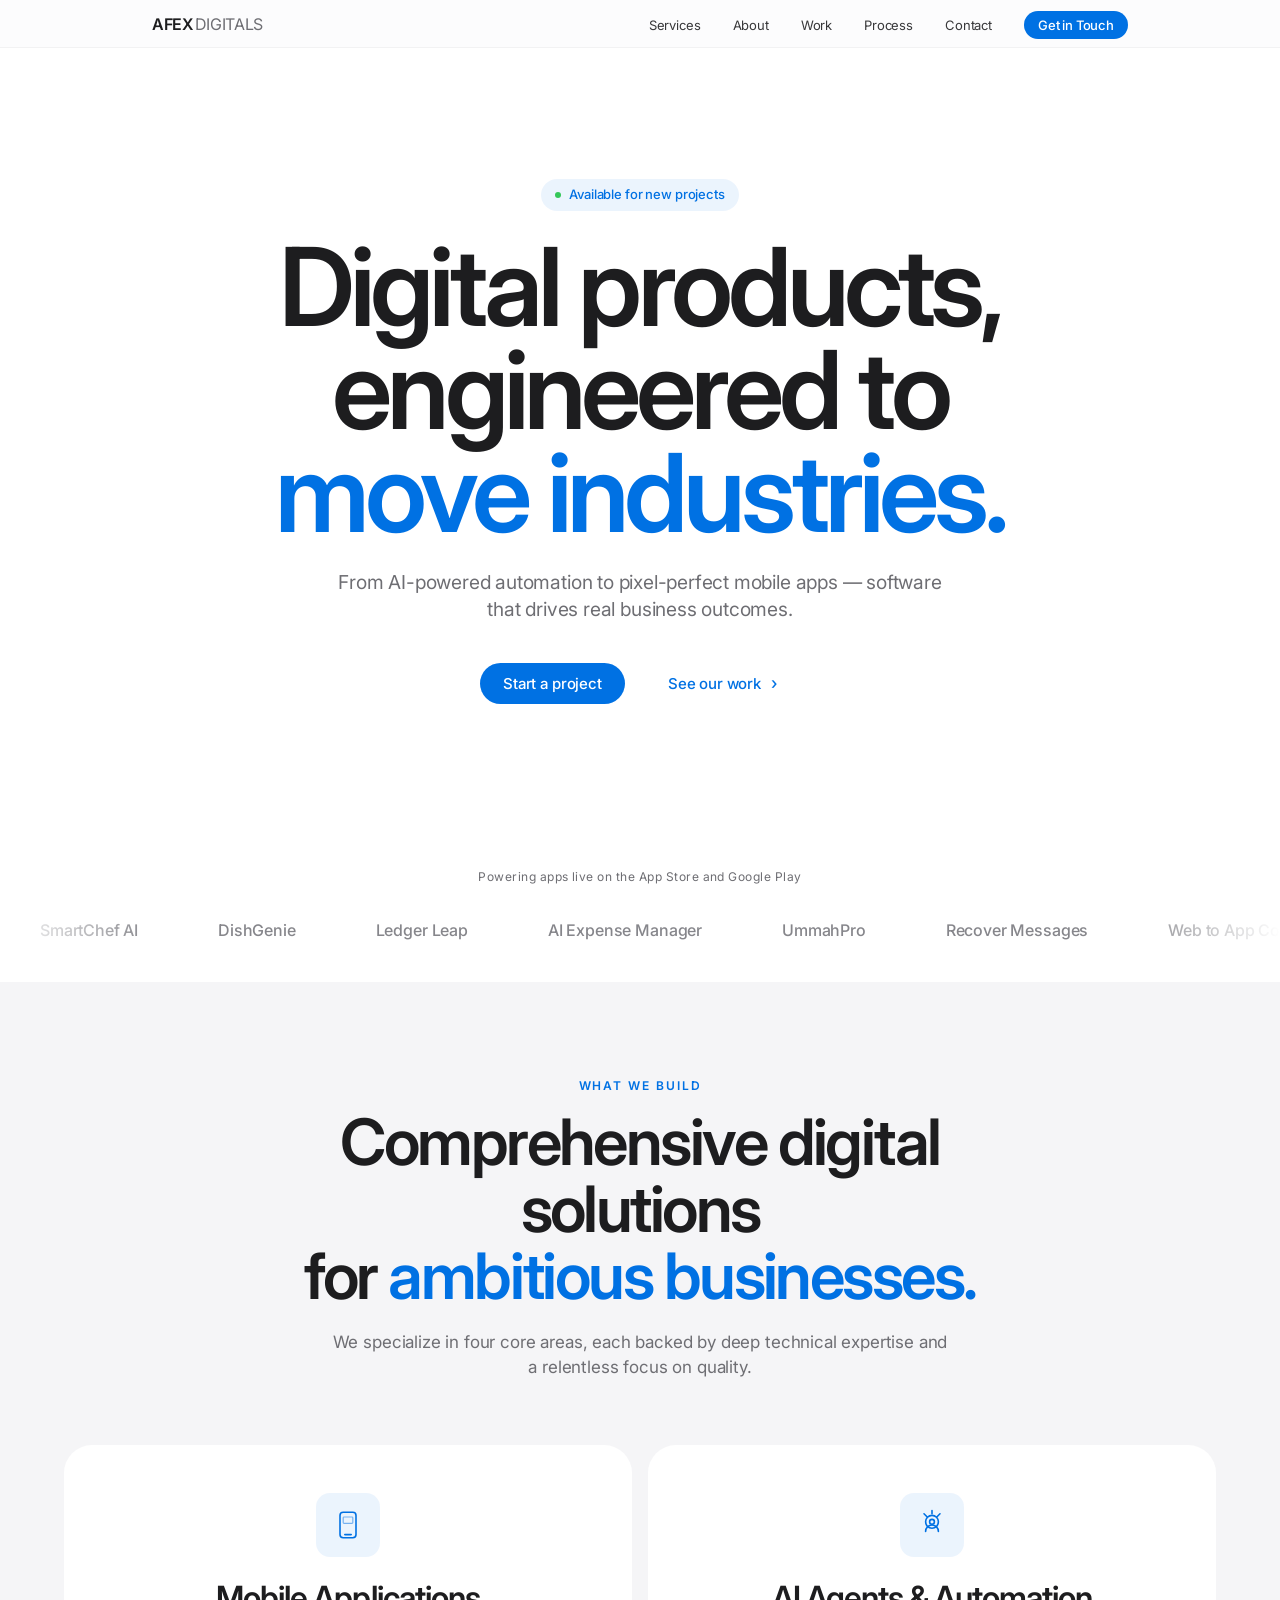
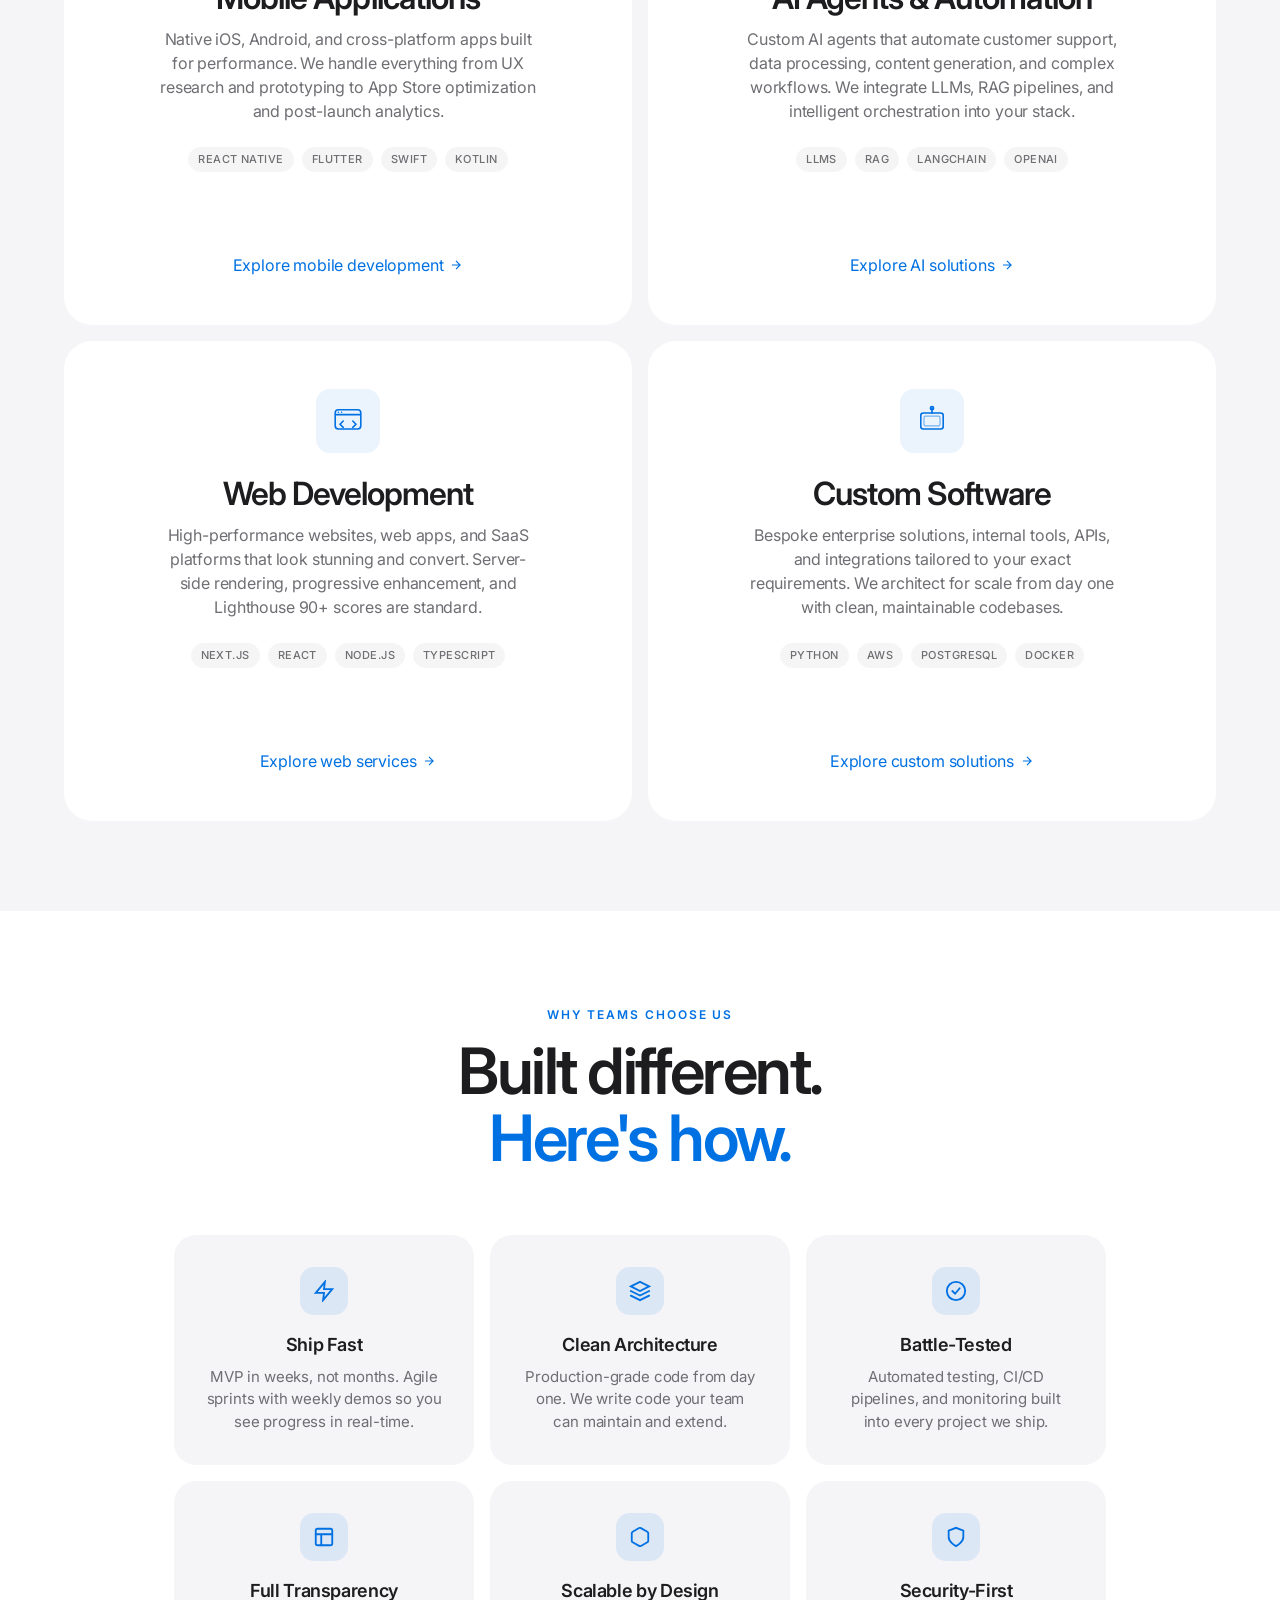
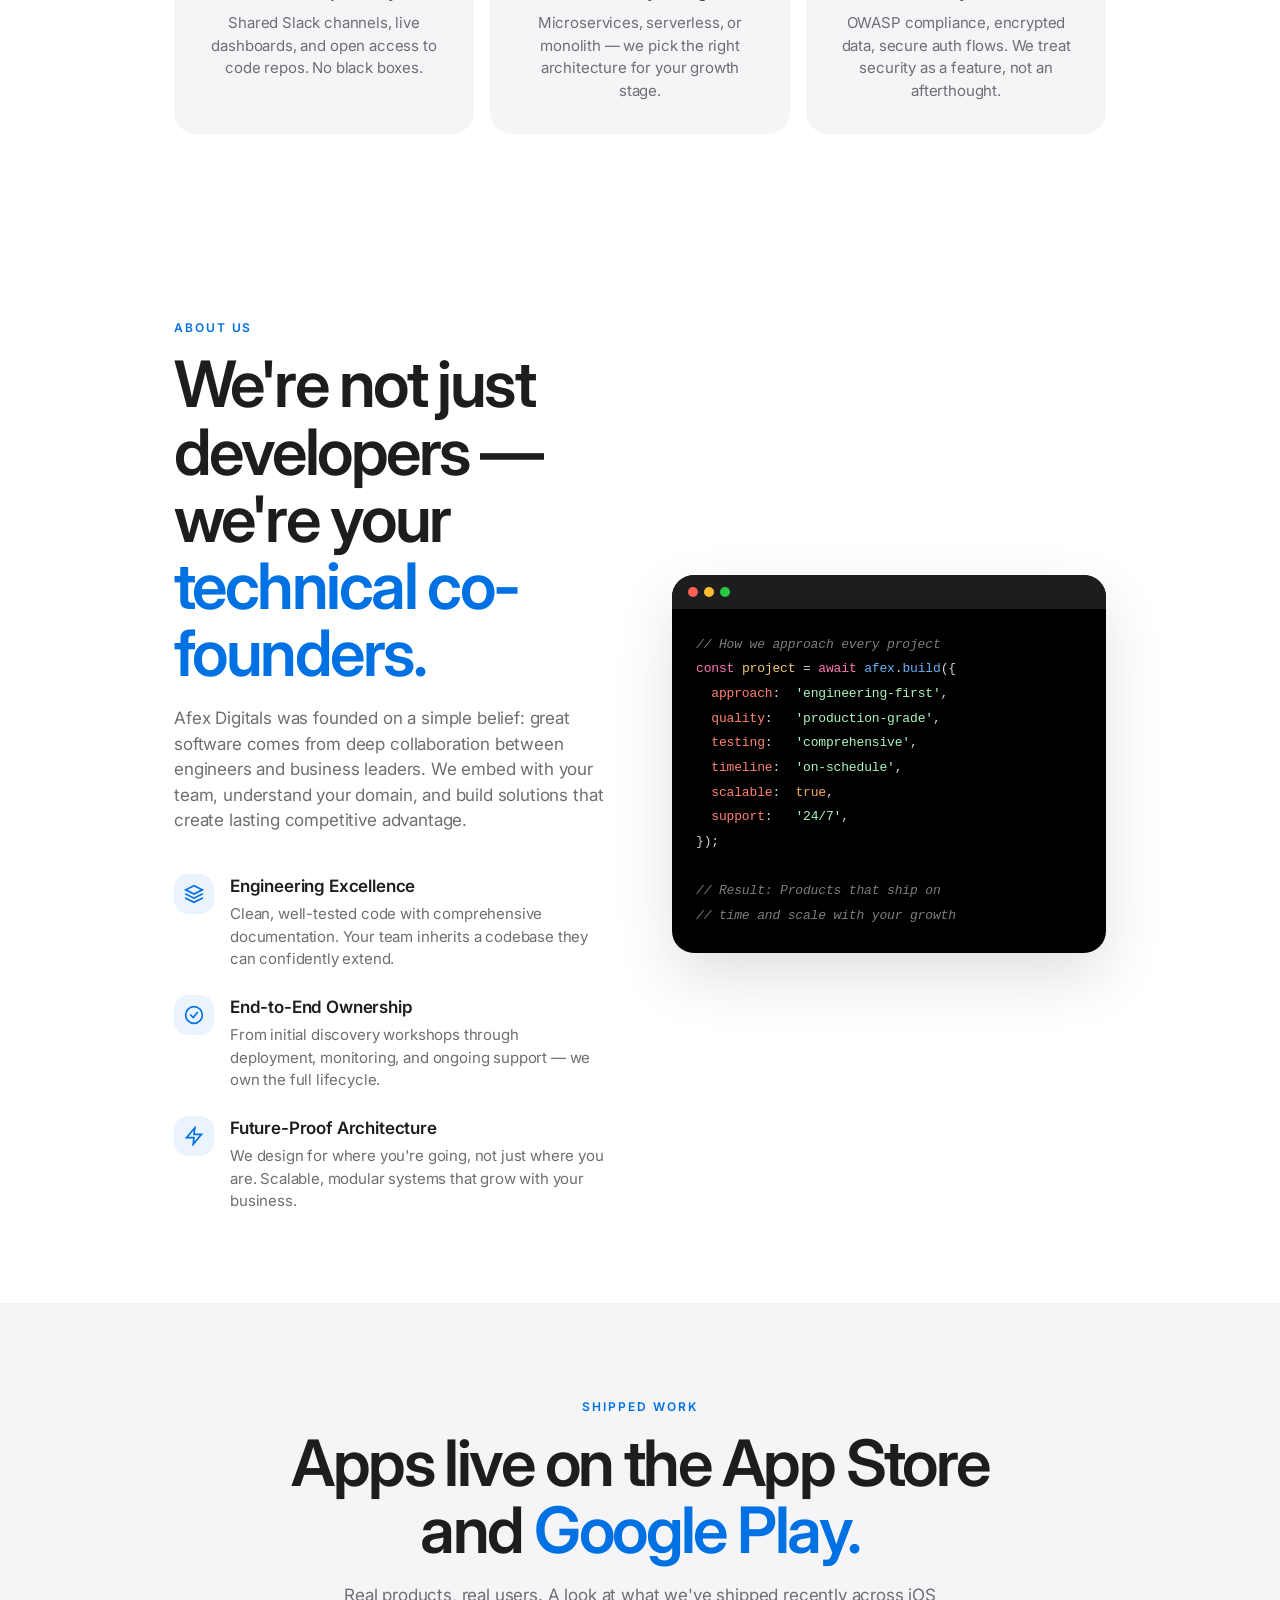
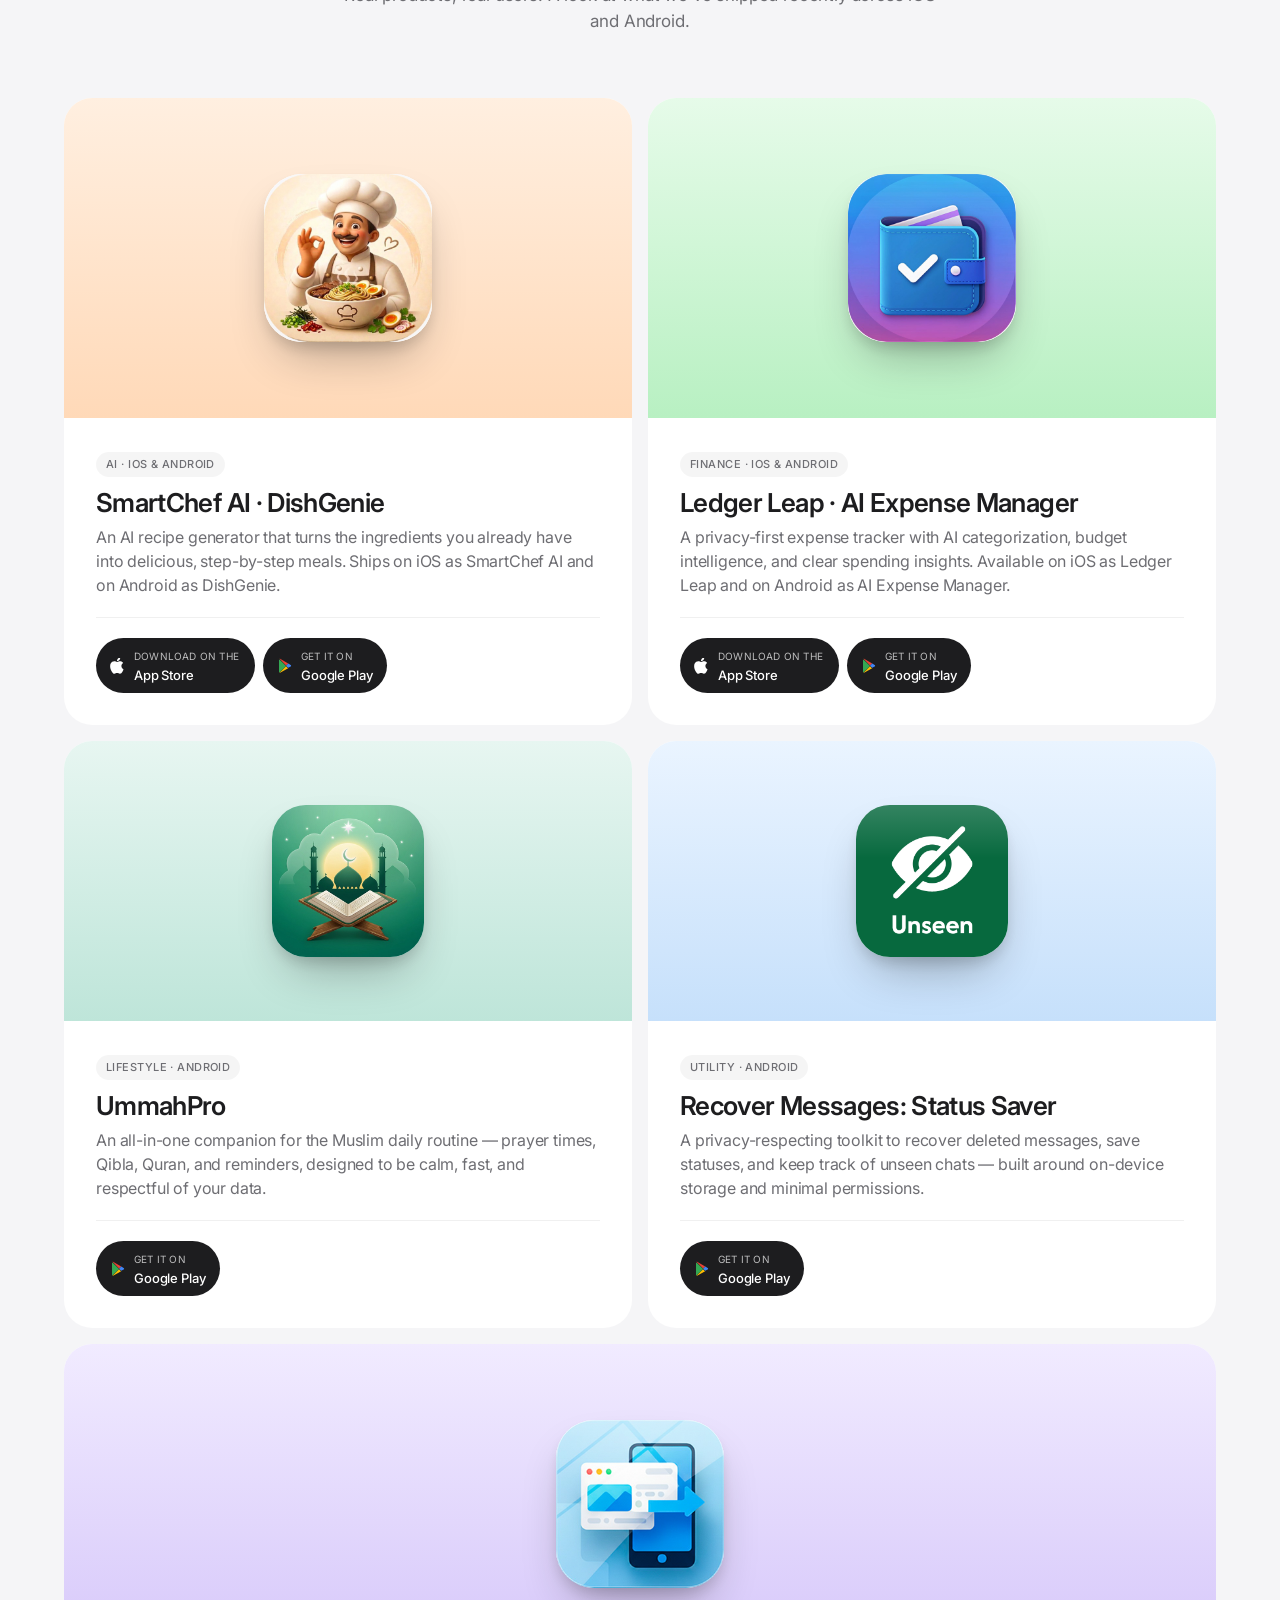
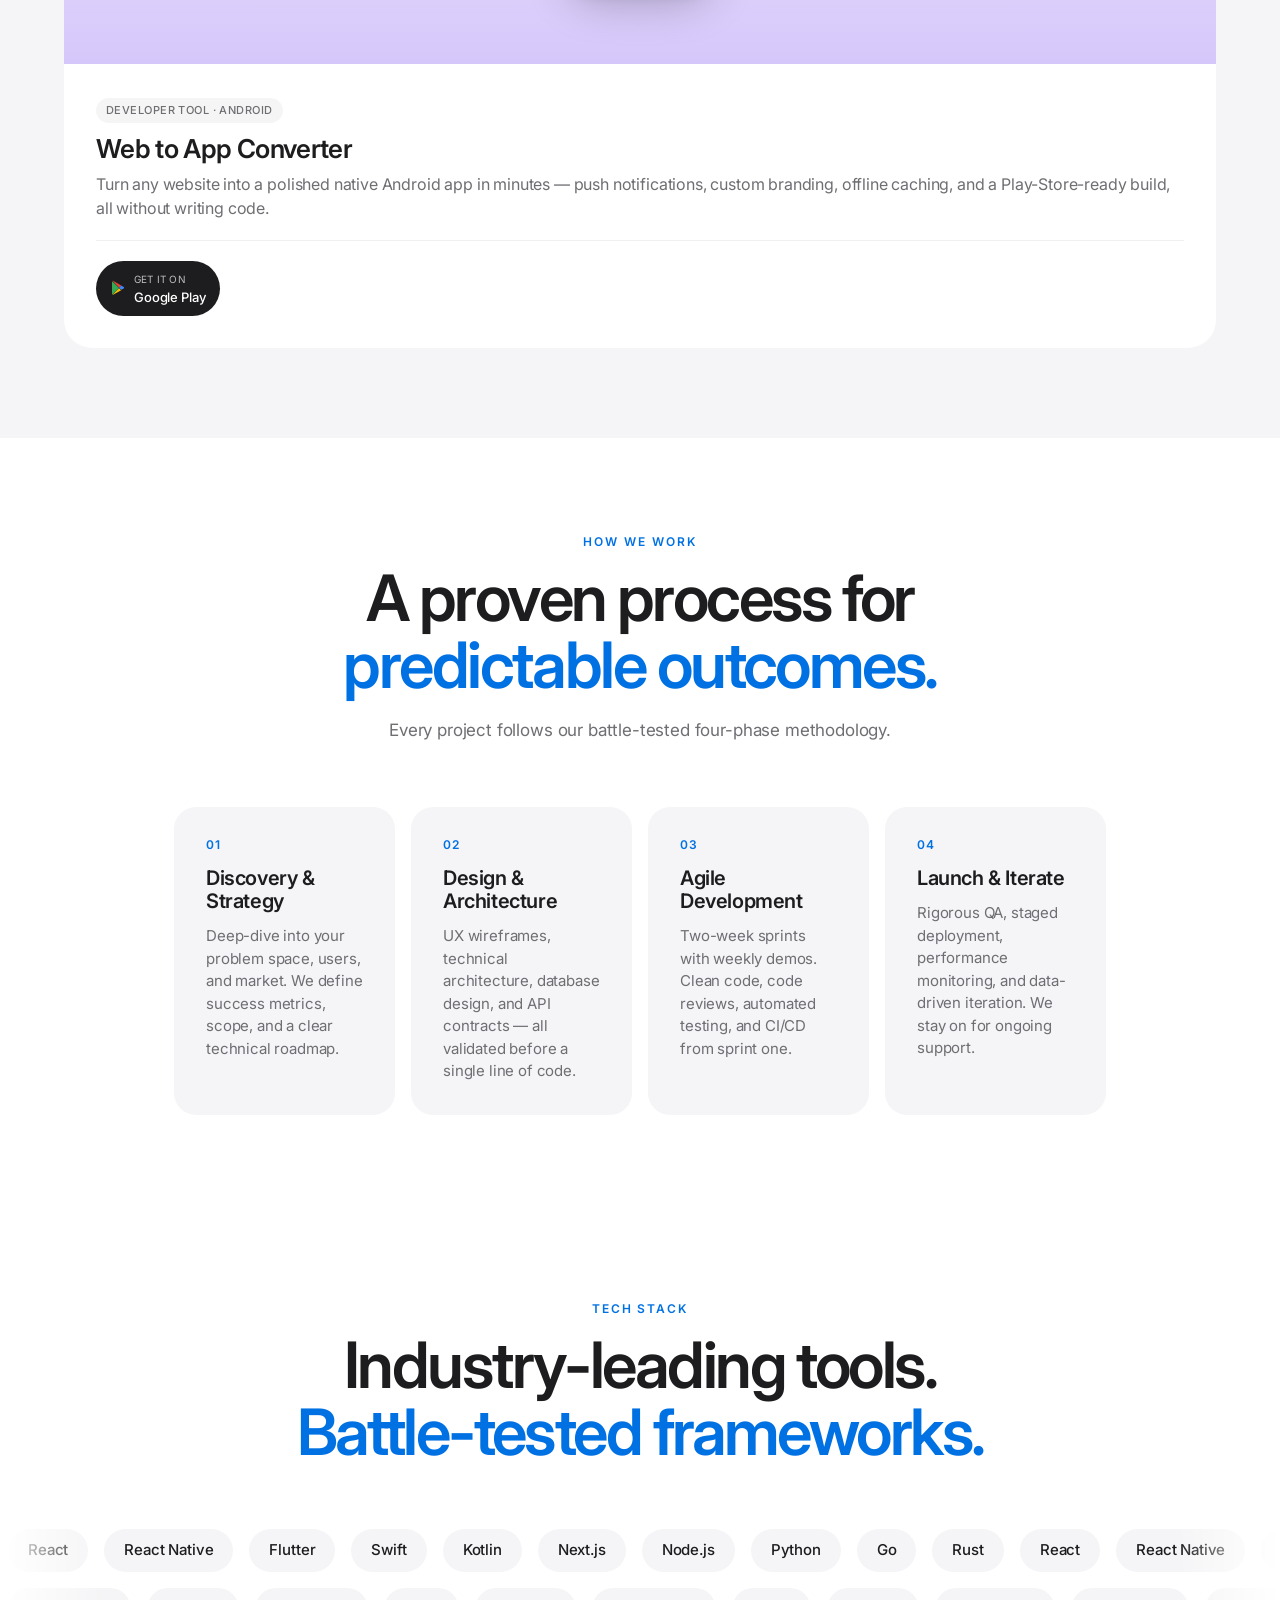
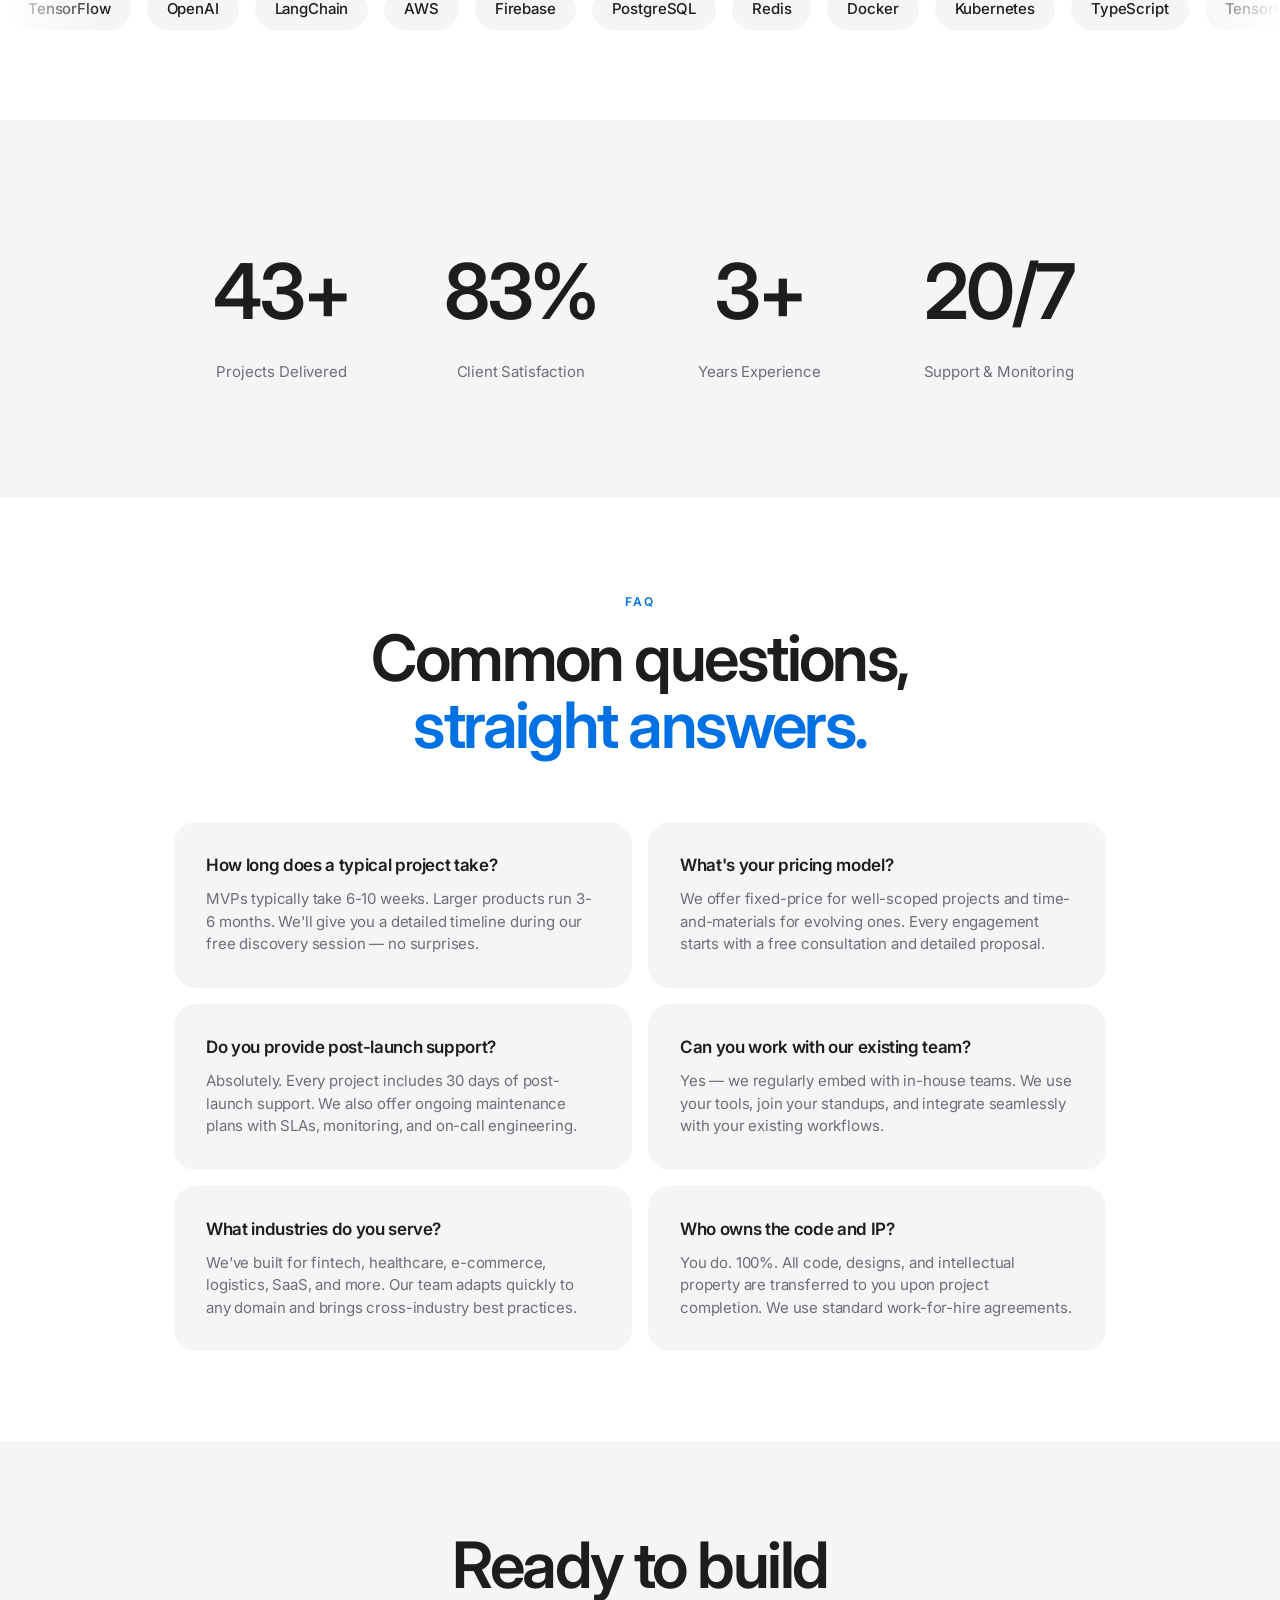
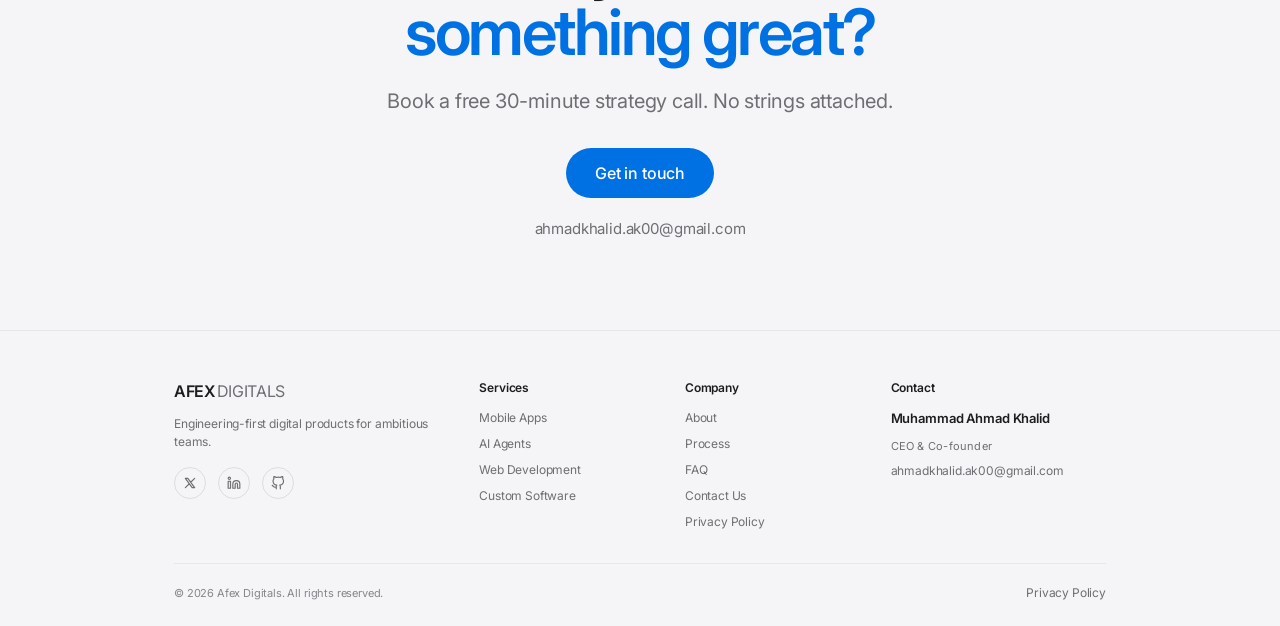
<file: index.html>
<!DOCTYPE html>
<html lang="en">
<head>
  <meta charset="UTF-8">
  <meta name="viewport" content="width=device-width, initial-scale=1.0">
  <title>Afex Digitals — Custom Software, Mobile Apps & AI Agents</title>
  <meta name="description" content="Afex Digitals builds custom mobile apps, AI agents for automation, websites, and software solutions. Engineering-first digital products for ambitious teams.">
  <meta property="og:type" content="website">
  <meta property="og:title" content="Afex Digitals — Custom Software & AI Solutions">
  <meta property="og:description" content="We build custom mobile apps, AI agents, websites, and software solutions engineered for impact.">
  <meta property="og:url" content="https://afexdigitals.com">
  <meta name="twitter:card" content="summary_large_image">
  <link rel="canonical" href="https://afexdigitals.com/">
  <link rel="preconnect" href="https://fonts.googleapis.com">
  <link rel="preconnect" href="https://fonts.gstatic.com" crossorigin>
  <link href="https://fonts.googleapis.com/css2?family=Inter:wght@400;500;600;700&display=swap" rel="stylesheet">
  <link rel="stylesheet" href="css/reset.css">
  <link rel="stylesheet" href="css/variables.css">
  <link rel="stylesheet" href="css/base.css">
  <link rel="stylesheet" href="css/components.css">
  <link rel="stylesheet" href="css/sections.css">
  <link rel="stylesheet" href="css/animations.css">
  <link rel="stylesheet" href="css/responsive.css">
  <script type="application/ld+json">
  {
    "@context": "https://schema.org",
    "@type": "Organization",
    "name": "Afex Digitals",
    "url": "https://afexdigitals.com",
    "description": "Custom software, mobile apps, AI agents and web development.",
    "founder": {
      "@type": "Person",
      "name": "Muhammad Ahmad Khalid",
      "jobTitle": "CEO & Co-founder",
      "email": "ahmadkhalid.ak00@gmail.com"
    },
    "contactPoint": { "@type": "ContactPoint", "email": "ahmadkhalid.ak00@gmail.com", "contactType": "sales" }
  }
  </script>
</head>
<body>
  <a href="#main-content" class="skip-link">Skip to main content</a>

  <!-- Nav -->
  <header class="nav" id="nav">
    <div class="nav__container container">
      <a href="#" class="nav__logo" aria-label="Afex Digitals Home">
        <span class="nav__logo-bold">AFEX</span><span class="nav__logo-light">DIGITALS</span>
      </a>
      <nav class="nav__menu" aria-label="Main navigation">
        <ul class="nav__list" id="nav-list">
          <li><a href="#services" class="nav__link">Services</a></li>
          <li><a href="#about" class="nav__link">About</a></li>
          <li><a href="#work" class="nav__link">Work</a></li>
          <li><a href="#process" class="nav__link">Process</a></li>
          <li><a href="contact.html" class="nav__link">Contact</a></li>
          <li><a href="mailto:ahmadkhalid.ak00@gmail.com" class="nav__link nav__link--cta">Get in Touch</a></li>
        </ul>
      </nav>
      <button class="nav__toggle" id="nav-toggle" aria-label="Toggle menu" aria-expanded="false" aria-controls="nav-list">
        <span class="nav__toggle-bar"></span>
        <span class="nav__toggle-bar"></span>
        <span class="nav__toggle-bar"></span>
      </button>
    </div>
  </header>

  <div class="mobile-menu" id="mobile-menu" aria-hidden="true">
    <nav class="mobile-menu__nav" aria-label="Mobile navigation">
      <ul class="mobile-menu__list">
        <li class="mobile-menu__item"><a href="#services" class="mobile-menu__link">Services</a></li>
        <li class="mobile-menu__item"><a href="#about" class="mobile-menu__link">About</a></li>
        <li class="mobile-menu__item"><a href="#work" class="mobile-menu__link">Work</a></li>
        <li class="mobile-menu__item"><a href="#process" class="mobile-menu__link">Process</a></li>
        <li class="mobile-menu__item"><a href="contact.html" class="mobile-menu__link">Contact</a></li>
        <li class="mobile-menu__item"><a href="mailto:ahmadkhalid.ak00@gmail.com" class="mobile-menu__link">Get in Touch</a></li>
      </ul>
    </nav>
  </div>

  <main id="main-content">
    <!-- Hero -->
    <section class="hero" id="hero">
      <div class="hero__content container">
        <div class="hero__badge"><span class="hero__badge-dot"></span> Available for new projects</div>
        <h1 class="hero__title">
          <span class="hero__title-line">Digital products,</span>
          <span class="hero__title-line">engineered to</span>
          <span class="hero__title-line text-gradient">move industries.</span>
        </h1>
        <p class="hero__subtitle">From AI-powered automation to pixel-perfect mobile apps — software that drives real business outcomes.</p>
        <div class="hero__actions">
          <a href="mailto:ahmadkhalid.ak00@gmail.com" class="btn btn-primary">Start a project</a>
          <a href="#work" class="btn btn-secondary">See our work</a>
        </div>
      </div>
    </section>

    <!-- Trust Bar -->
    <section class="trust" aria-label="Featured products">
      <div class="container">
        <p class="trust__label">Powering apps live on the App Store and Google Play</p>
      </div>
      <div class="trust__marquee">
        <div class="trust__track">
          <div class="trust__item">SmartChef AI</div>
          <div class="trust__item">DishGenie</div>
          <div class="trust__item">Ledger Leap</div>
          <div class="trust__item">AI Expense Manager</div>
          <div class="trust__item">UmmahPro</div>
          <div class="trust__item">Recover Messages</div>
          <div class="trust__item">Web to App Converter</div>
          <div class="trust__item">SmartChef AI</div>
          <div class="trust__item">DishGenie</div>
          <div class="trust__item">Ledger Leap</div>
          <div class="trust__item">AI Expense Manager</div>
          <div class="trust__item">UmmahPro</div>
          <div class="trust__item">Recover Messages</div>
          <div class="trust__item">Web to App Converter</div>
        </div>
      </div>
    </section>

    <!-- Services -->
    <section class="services section" id="services">
      <div class="container">
        <div class="section__header" data-animate>
          <span class="mono-label">What We Build</span>
          <h2 class="section__title">Comprehensive digital solutions<br>for <span class="text-gradient">ambitious businesses.</span></h2>
          <p class="section__subtitle">We specialize in four core areas, each backed by deep technical expertise and a relentless focus on quality.</p>
        </div>
        <div class="services__grid" data-animate-stagger>
          <div class="card services__card">
            <div class="card__icon">
              <svg width="28" height="28" viewBox="0 0 40 40" fill="none" aria-hidden="true">
                <rect x="10" y="4" width="20" height="32" rx="4" stroke="currentColor" stroke-width="2"/>
                <line x1="16" y1="32" x2="24" y2="32" stroke="currentColor" stroke-width="2" stroke-linecap="round"/>
                <rect x="14" y="10" width="12" height="8" rx="1" stroke="currentColor" stroke-width="1.5" opacity="0.5"/>
              </svg>
            </div>
            <h3 class="card__title">Mobile Applications</h3>
            <p class="card__description">Native iOS, Android, and cross-platform apps built for performance. We handle everything from UX research and prototyping to App Store optimization and post-launch analytics.</p>
            <div class="card__tags">
              <span class="tag">React Native</span>
              <span class="tag">Flutter</span>
              <span class="tag">Swift</span>
              <span class="tag">Kotlin</span>
            </div>
            <div class="card__footer">
              <span>Explore mobile development</span>
              <svg width="14" height="14" viewBox="0 0 24 24" fill="none" stroke="currentColor" stroke-width="2"><path d="M5 12h14M12 5l7 7-7 7"/></svg>
            </div>
          </div>
          <div class="card services__card">
            <div class="card__icon">
              <svg width="28" height="28" viewBox="0 0 40 40" fill="none" aria-hidden="true">
                <circle cx="20" cy="16" r="8" stroke="currentColor" stroke-width="2"/>
                <circle cx="20" cy="16" r="3" stroke="currentColor" stroke-width="2"/>
                <path d="M14 10l-4-4M26 10l4-4M20 6V2" stroke="currentColor" stroke-width="2" stroke-linecap="round"/>
                <path d="M12 28c0-4.4 3.6-8 8-8s8 3.6 8 8" stroke="currentColor" stroke-width="2" stroke-linecap="round"/>
              </svg>
            </div>
            <h3 class="card__title">AI Agents & Automation</h3>
            <p class="card__description">Custom AI agents that automate customer support, data processing, content generation, and complex workflows. We integrate LLMs, RAG pipelines, and intelligent orchestration into your stack.</p>
            <div class="card__tags">
              <span class="tag">LLMs</span>
              <span class="tag">RAG</span>
              <span class="tag">LangChain</span>
              <span class="tag">OpenAI</span>
            </div>
            <div class="card__footer">
              <span>Explore AI solutions</span>
              <svg width="14" height="14" viewBox="0 0 24 24" fill="none" stroke="currentColor" stroke-width="2"><path d="M5 12h14M12 5l7 7-7 7"/></svg>
            </div>
          </div>
          <div class="card services__card">
            <div class="card__icon">
              <svg width="28" height="28" viewBox="0 0 40 40" fill="none" aria-hidden="true">
                <rect x="4" y="6" width="32" height="24" rx="4" stroke="currentColor" stroke-width="2"/>
                <line x1="4" y1="12" x2="36" y2="12" stroke="currentColor" stroke-width="2"/>
                <circle cx="8" cy="9" r="1" fill="currentColor"/>
                <circle cx="12" cy="9" r="1" fill="currentColor"/>
                <path d="M14 20l-4 4 4 4M26 20l4 4-4 4" stroke="currentColor" stroke-width="2" stroke-linecap="round" stroke-linejoin="round"/>
              </svg>
            </div>
            <h3 class="card__title">Web Development</h3>
            <p class="card__description">High-performance websites, web apps, and SaaS platforms that look stunning and convert. Server-side rendering, progressive enhancement, and Lighthouse 90+ scores are standard.</p>
            <div class="card__tags">
              <span class="tag">Next.js</span>
              <span class="tag">React</span>
              <span class="tag">Node.js</span>
              <span class="tag">TypeScript</span>
            </div>
            <div class="card__footer">
              <span>Explore web services</span>
              <svg width="14" height="14" viewBox="0 0 24 24" fill="none" stroke="currentColor" stroke-width="2"><path d="M5 12h14M12 5l7 7-7 7"/></svg>
            </div>
          </div>
          <div class="card services__card">
            <div class="card__icon">
              <svg width="28" height="28" viewBox="0 0 40 40" fill="none" aria-hidden="true">
                <rect x="6" y="10" width="28" height="20" rx="3" stroke="currentColor" stroke-width="2"/>
                <rect x="10" y="14" width="20" height="12" rx="2" stroke="currentColor" stroke-width="1.5" opacity="0.5"/>
                <line x1="20" y1="4" x2="20" y2="10" stroke="currentColor" stroke-width="2" stroke-linecap="round"/>
                <circle cx="20" cy="4" r="2" stroke="currentColor" stroke-width="2"/>
              </svg>
            </div>
            <h3 class="card__title">Custom Software</h3>
            <p class="card__description">Bespoke enterprise solutions, internal tools, APIs, and integrations tailored to your exact requirements. We architect for scale from day one with clean, maintainable codebases.</p>
            <div class="card__tags">
              <span class="tag">Python</span>
              <span class="tag">AWS</span>
              <span class="tag">PostgreSQL</span>
              <span class="tag">Docker</span>
            </div>
            <div class="card__footer">
              <span>Explore custom solutions</span>
              <svg width="14" height="14" viewBox="0 0 24 24" fill="none" stroke="currentColor" stroke-width="2"><path d="M5 12h14M12 5l7 7-7 7"/></svg>
            </div>
          </div>
        </div>
      </div>
    </section>

    <!-- Features / Why Choose Us -->
    <section class="section" id="features">
      <div class="container">
        <div class="section__header" data-animate>
          <span class="mono-label">Why Teams Choose Us</span>
          <h2 class="section__title">Built different.<br><span class="text-gradient--warm">Here's how.</span></h2>
        </div>
        <div class="features__grid" data-animate-stagger>
          <div class="feature-card">
            <div class="feature-card__icon">
              <svg width="22" height="22" viewBox="0 0 24 24" fill="none" stroke="currentColor" stroke-width="2" stroke-linecap="round"><path d="M13 2L3 14h9l-1 8 10-12h-9l1-8z"/></svg>
            </div>
            <h3 class="feature-card__title">Ship Fast</h3>
            <p class="feature-card__text">MVP in weeks, not months. Agile sprints with weekly demos so you see progress in real-time.</p>
          </div>
          <div class="feature-card">
            <div class="feature-card__icon">
              <svg width="22" height="22" viewBox="0 0 24 24" fill="none" stroke="currentColor" stroke-width="2" stroke-linecap="round"><path d="M12 2L2 7l10 5 10-5-10-5zM2 17l10 5 10-5M2 12l10 5 10-5"/></svg>
            </div>
            <h3 class="feature-card__title">Clean Architecture</h3>
            <p class="feature-card__text">Production-grade code from day one. We write code your team can maintain and extend.</p>
          </div>
          <div class="feature-card">
            <div class="feature-card__icon">
              <svg width="22" height="22" viewBox="0 0 24 24" fill="none" stroke="currentColor" stroke-width="2" stroke-linecap="round"><circle cx="12" cy="12" r="10"/><path d="M8 12l3 3 5-6"/></svg>
            </div>
            <h3 class="feature-card__title">Battle-Tested</h3>
            <p class="feature-card__text">Automated testing, CI/CD pipelines, and monitoring built into every project we ship.</p>
          </div>
          <div class="feature-card">
            <div class="feature-card__icon">
              <svg width="22" height="22" viewBox="0 0 24 24" fill="none" stroke="currentColor" stroke-width="2" stroke-linecap="round"><rect x="3" y="3" width="18" height="18" rx="2"/><path d="M3 9h18M9 21V9"/></svg>
            </div>
            <h3 class="feature-card__title">Full Transparency</h3>
            <p class="feature-card__text">Shared Slack channels, live dashboards, and open access to code repos. No black boxes.</p>
          </div>
          <div class="feature-card">
            <div class="feature-card__icon">
              <svg width="22" height="22" viewBox="0 0 24 24" fill="none" stroke="currentColor" stroke-width="2" stroke-linecap="round"><path d="M21 16V8a2 2 0 00-1-1.73l-7-4a2 2 0 00-2 0l-7 4A2 2 0 003 8v8a2 2 0 001 1.73l7 4a2 2 0 002 0l7-4A2 2 0 0021 16z"/></svg>
            </div>
            <h3 class="feature-card__title">Scalable by Design</h3>
            <p class="feature-card__text">Microservices, serverless, or monolith — we pick the right architecture for your growth stage.</p>
          </div>
          <div class="feature-card">
            <div class="feature-card__icon">
              <svg width="22" height="22" viewBox="0 0 24 24" fill="none" stroke="currentColor" stroke-width="2" stroke-linecap="round"><path d="M12 22s8-4 8-10V5l-8-3-8 3v7c0 6 8 10 8 10z"/></svg>
            </div>
            <h3 class="feature-card__title">Security-First</h3>
            <p class="feature-card__text">OWASP compliance, encrypted data, secure auth flows. We treat security as a feature, not an afterthought.</p>
          </div>
        </div>
      </div>
    </section>

    <!-- About -->
    <section class="about section" id="about">
      <div class="container">
        <div class="about__grid">
          <div class="about__content" data-animate>
            <span class="mono-label">About Us</span>
            <h2 class="section__title">We're not just developers —<br>we're your <span class="text-gradient">technical co-founders.</span></h2>
            <p class="about__text">Afex Digitals was founded on a simple belief: great software comes from deep collaboration between engineers and business leaders. We embed with your team, understand your domain, and build solutions that create lasting competitive advantage.</p>
            <div class="about__values">
              <div class="about__value">
                <div class="about__value-icon">
                  <svg width="20" height="20" viewBox="0 0 24 24" fill="none" stroke="currentColor" stroke-width="2" stroke-linecap="round"><path d="M12 2L2 7l10 5 10-5-10-5zM2 17l10 5 10-5M2 12l10 5 10-5"/></svg>
                </div>
                <div>
                  <h4 class="about__value-title">Engineering Excellence</h4>
                  <p class="about__value-text">Clean, well-tested code with comprehensive documentation. Your team inherits a codebase they can confidently extend.</p>
                </div>
              </div>
              <div class="about__value">
                <div class="about__value-icon">
                  <svg width="20" height="20" viewBox="0 0 24 24" fill="none" stroke="currentColor" stroke-width="2" stroke-linecap="round"><circle cx="12" cy="12" r="10"/><path d="M8 12l3 3 5-6"/></svg>
                </div>
                <div>
                  <h4 class="about__value-title">End-to-End Ownership</h4>
                  <p class="about__value-text">From initial discovery workshops through deployment, monitoring, and ongoing support — we own the full lifecycle.</p>
                </div>
              </div>
              <div class="about__value">
                <div class="about__value-icon">
                  <svg width="20" height="20" viewBox="0 0 24 24" fill="none" stroke="currentColor" stroke-width="2" stroke-linecap="round"><path d="M13 2L3 14h9l-1 8 10-12h-9l1-8z"/></svg>
                </div>
                <div>
                  <h4 class="about__value-title">Future-Proof Architecture</h4>
                  <p class="about__value-text">We design for where you're going, not just where you are. Scalable, modular systems that grow with your business.</p>
                </div>
              </div>
            </div>
          </div>
          <div class="about__visual" data-animate aria-hidden="true">
            <div class="about__code-window">
              <div class="about__code-header">
                <span class="about__code-dot"></span>
                <span class="about__code-dot"></span>
                <span class="about__code-dot"></span>
              </div>
              <div class="about__code-body">
                <pre><code><span class="code-comment">// How we approach every project</span>
<span class="code-keyword">const</span> <span class="code-var">project</span> = <span class="code-keyword">await</span> <span class="code-fn">afex</span>.<span class="code-fn">build</span>({
  <span class="code-prop">approach</span>:  <span class="code-string">'engineering-first'</span>,
  <span class="code-prop">quality</span>:   <span class="code-string">'production-grade'</span>,
  <span class="code-prop">testing</span>:   <span class="code-string">'comprehensive'</span>,
  <span class="code-prop">timeline</span>:  <span class="code-string">'on-schedule'</span>,
  <span class="code-prop">scalable</span>:  <span class="code-bool">true</span>,
  <span class="code-prop">support</span>:   <span class="code-string">'24/7'</span>,
});

<span class="code-comment">// Result: Products that ship on</span>
<span class="code-comment">// time and scale with your growth</span></code></pre>
              </div>
            </div>
          </div>
        </div>
      </div>
    </section>

    <!-- Work -->
    <section class="work section" id="work">
      <div class="container">
        <div class="section__header" data-animate>
          <span class="mono-label">Shipped Work</span>
          <h2 class="section__title">Apps live on the App Store<br>and <span class="text-gradient">Google Play.</span></h2>
          <p class="section__subtitle">Real products, real users. A look at what we've shipped recently across iOS and Android.</p>
        </div>
        <div class="work__grid" data-animate-stagger>

          <!-- 1. SmartChef AI / DishGenie -->
          <article class="work__card work__card--featured">
            <div class="work__card-visual work__card-visual--1">
              <div class="work__app-icons work__app-icons--single">
                <div class="work__app-icon"><img src="assets/icons/smartchef.jpg" alt="SmartChef AI / DishGenie app icon" loading="lazy" width="512" height="512"></div>
              </div>
            </div>
            <div class="work__card-info">
              <span class="tag">AI · iOS &amp; Android</span>
              <h3 class="work__card-title">SmartChef AI &middot; DishGenie</h3>
              <p class="work__card-desc">An AI recipe generator that turns the ingredients you already have into delicious, step-by-step meals. Ships on iOS as SmartChef AI and on Android as DishGenie.</p>
              <div class="work__stores">
                <a class="work__store-badge work__store-badge--apple" href="https://apps.apple.com/us/app/smartchef-ai-recipe-generator/id6757077403" target="_blank" rel="noopener" aria-label="Download SmartChef AI on the App Store">
                  <svg viewBox="0 0 24 24" fill="currentColor" aria-hidden="true"><path d="M17.05 12.04c-.03-3.13 2.55-4.63 2.67-4.71-1.46-2.13-3.72-2.42-4.52-2.45-1.93-.2-3.76 1.13-4.73 1.13-.98 0-2.49-1.1-4.09-1.07-2.11.03-4.05 1.22-5.13 3.11-2.18 3.78-.56 9.37 1.57 12.44 1.04 1.5 2.28 3.18 3.9 3.12 1.57-.06 2.16-1.01 4.06-1.01 1.9 0 2.43 1.01 4.09.98 1.69-.03 2.76-1.53 3.79-3.04 1.2-1.74 1.69-3.43 1.71-3.52-.04-.02-3.28-1.26-3.32-4.99zM14.04 3.18C14.9 2.16 15.47.74 15.31-.69c-1.23.05-2.72.82-3.6 1.84-.79.9-1.49 2.36-1.3 3.74 1.37.11 2.78-.7 3.63-1.71z"/></svg>
                  <span><small>Download on the</small><br>App Store</span>
                </a>
                <a class="work__store-badge work__store-badge--google" href="https://play.google.com/store/apps/details?id=com.dishgenie.recipeapp" target="_blank" rel="noopener" aria-label="Get DishGenie on Google Play">
                  <svg viewBox="0 0 24 24" aria-hidden="true"><path fill="#34A853" d="M3 20.5V3.5c0-.6.3-1.1.7-1.4l9.9 9.9-9.9 9.9c-.4-.3-.7-.8-.7-1.4z"/><path fill="#FBBC04" d="M16.8 15.7l-3.2-3.2L3.7 22.2c.3.1.6.1.9 0l12.2-7z"/><path fill="#EA4335" d="M16.8 8.3L4.6 1.3c-.3-.1-.6-.1-.9 0l9.9 9.9 3.2-2.9z"/><path fill="#4285F4" d="M16.8 8.3l3.7 2.1c.9.5.9 1.8 0 2.3l-3.7 2.1-3.2-3.2 3.2-3.3z"/></svg>
                  <span><small>Get it on</small><br>Google Play</span>
                </a>
              </div>
            </div>
          </article>

          <!-- 2. Ledger Leap / AI Expense Manager -->
          <article class="work__card work__card--featured">
            <div class="work__card-visual work__card-visual--2">
              <div class="work__app-icons work__app-icons--single">
                <div class="work__app-icon"><img src="assets/icons/ledgerleap.jpg" alt="Ledger Leap / AI Expense Manager app icon" loading="lazy" width="512" height="512"></div>
              </div>
            </div>
            <div class="work__card-info">
              <span class="tag">Finance · iOS &amp; Android</span>
              <h3 class="work__card-title">Ledger Leap &middot; AI Expense Manager</h3>
              <p class="work__card-desc">A privacy-first expense tracker with AI categorization, budget intelligence, and clear spending insights. Available on iOS as Ledger Leap and on Android as AI Expense Manager.</p>
              <div class="work__stores">
                <a class="work__store-badge work__store-badge--apple" href="https://apps.apple.com/us/app/ledger-leap-expense-tracker/id6756968843" target="_blank" rel="noopener" aria-label="Download Ledger Leap on the App Store">
                  <svg viewBox="0 0 24 24" fill="currentColor" aria-hidden="true"><path d="M17.05 12.04c-.03-3.13 2.55-4.63 2.67-4.71-1.46-2.13-3.72-2.42-4.52-2.45-1.93-.2-3.76 1.13-4.73 1.13-.98 0-2.49-1.1-4.09-1.07-2.11.03-4.05 1.22-5.13 3.11-2.18 3.78-.56 9.37 1.57 12.44 1.04 1.5 2.28 3.18 3.9 3.12 1.57-.06 2.16-1.01 4.06-1.01 1.9 0 2.43 1.01 4.09.98 1.69-.03 2.76-1.53 3.79-3.04 1.2-1.74 1.69-3.43 1.71-3.52-.04-.02-3.28-1.26-3.32-4.99zM14.04 3.18C14.9 2.16 15.47.74 15.31-.69c-1.23.05-2.72.82-3.6 1.84-.79.9-1.49 2.36-1.3 3.74 1.37.11 2.78-.7 3.63-1.71z"/></svg>
                  <span><small>Download on the</small><br>App Store</span>
                </a>
                <a class="work__store-badge work__store-badge--google" href="https://play.google.com/store/apps/details?id=com.ai.expensemanager.expensetracker.app" target="_blank" rel="noopener" aria-label="Get AI Expense Manager on Google Play">
                  <svg viewBox="0 0 24 24" aria-hidden="true"><path fill="#34A853" d="M3 20.5V3.5c0-.6.3-1.1.7-1.4l9.9 9.9-9.9 9.9c-.4-.3-.7-.8-.7-1.4z"/><path fill="#FBBC04" d="M16.8 15.7l-3.2-3.2L3.7 22.2c.3.1.6.1.9 0l12.2-7z"/><path fill="#EA4335" d="M16.8 8.3L4.6 1.3c-.3-.1-.6-.1-.9 0l9.9 9.9 3.2-2.9z"/><path fill="#4285F4" d="M16.8 8.3l3.7 2.1c.9.5.9 1.8 0 2.3l-3.7 2.1-3.2-3.2 3.2-3.3z"/></svg>
                  <span><small>Get it on</small><br>Google Play</span>
                </a>
              </div>
            </div>
          </article>

          <!-- 3. UmmahPro -->
          <article class="work__card">
            <div class="work__card-visual work__card-visual--3">
              <div class="work__app-icons work__app-icons--single">
                <div class="work__app-icon"><img src="assets/icons/ummahpro.png" alt="UmmahPro app icon" loading="lazy" width="512" height="512"></div>
              </div>
            </div>
            <div class="work__card-info">
              <span class="tag">Lifestyle · Android</span>
              <h3 class="work__card-title">UmmahPro</h3>
              <p class="work__card-desc">An all-in-one companion for the Muslim daily routine — prayer times, Qibla, Quran, and reminders, designed to be calm, fast, and respectful of your data.</p>
              <div class="work__stores">
                <a class="work__store-badge work__store-badge--google" href="https://play.google.com/store/apps/details?id=com.ummahpro.app" target="_blank" rel="noopener" aria-label="Get UmmahPro on Google Play">
                  <svg viewBox="0 0 24 24" aria-hidden="true"><path fill="#34A853" d="M3 20.5V3.5c0-.6.3-1.1.7-1.4l9.9 9.9-9.9 9.9c-.4-.3-.7-.8-.7-1.4z"/><path fill="#FBBC04" d="M16.8 15.7l-3.2-3.2L3.7 22.2c.3.1.6.1.9 0l12.2-7z"/><path fill="#EA4335" d="M16.8 8.3L4.6 1.3c-.3-.1-.6-.1-.9 0l9.9 9.9 3.2-2.9z"/><path fill="#4285F4" d="M16.8 8.3l3.7 2.1c.9.5.9 1.8 0 2.3l-3.7 2.1-3.2-3.2 3.2-3.3z"/></svg>
                  <span><small>Get it on</small><br>Google Play</span>
                </a>
              </div>
            </div>
          </article>

          <!-- 4. Recover Messages: Status Saver -->
          <article class="work__card">
            <div class="work__card-visual work__card-visual--4">
              <div class="work__app-icons work__app-icons--single">
                <div class="work__app-icon"><img src="assets/icons/recovermessages.png" alt="Recover Messages: Status Saver app icon" loading="lazy" width="512" height="512"></div>
              </div>
            </div>
            <div class="work__card-info">
              <span class="tag">Utility · Android</span>
              <h3 class="work__card-title">Recover Messages: Status Saver</h3>
              <p class="work__card-desc">A privacy-respecting toolkit to recover deleted messages, save statuses, and keep track of unseen chats — built around on-device storage and minimal permissions.</p>
              <div class="work__stores">
                <a class="work__store-badge work__store-badge--google" href="https://play.google.com/store/apps/details?id=recovermessages.statussaver.unseenchats" target="_blank" rel="noopener" aria-label="Get Recover Messages on Google Play">
                  <svg viewBox="0 0 24 24" aria-hidden="true"><path fill="#34A853" d="M3 20.5V3.5c0-.6.3-1.1.7-1.4l9.9 9.9-9.9 9.9c-.4-.3-.7-.8-.7-1.4z"/><path fill="#FBBC04" d="M16.8 15.7l-3.2-3.2L3.7 22.2c.3.1.6.1.9 0l12.2-7z"/><path fill="#EA4335" d="M16.8 8.3L4.6 1.3c-.3-.1-.6-.1-.9 0l9.9 9.9 3.2-2.9z"/><path fill="#4285F4" d="M16.8 8.3l3.7 2.1c.9.5.9 1.8 0 2.3l-3.7 2.1-3.2-3.2 3.2-3.3z"/></svg>
                  <span><small>Get it on</small><br>Google Play</span>
                </a>
              </div>
            </div>
          </article>

          <!-- 5. Web to App Converter (full-width) -->
          <article class="work__card work__card--featured" style="grid-column: 1 / -1;">
            <div class="work__card-visual work__card-visual--5">
              <div class="work__app-icons work__app-icons--single">
                <div class="work__app-icon"><img src="assets/icons/webtoapp.png" alt="Web to App Converter app icon" loading="lazy" width="512" height="512"></div>
              </div>
            </div>
            <div class="work__card-info">
              <span class="tag">Developer Tool · Android</span>
              <h3 class="work__card-title">Web to App Converter</h3>
              <p class="work__card-desc">Turn any website into a polished native Android app in minutes — push notifications, custom branding, offline caching, and a Play-Store-ready build, all without writing code.</p>
              <div class="work__stores">
                <a class="work__store-badge work__store-badge--google" href="https://play.google.com/store/apps/details?id=com.webtoapp.converter" target="_blank" rel="noopener" aria-label="Get Web to App Converter on Google Play">
                  <svg viewBox="0 0 24 24" aria-hidden="true"><path fill="#34A853" d="M3 20.5V3.5c0-.6.3-1.1.7-1.4l9.9 9.9-9.9 9.9c-.4-.3-.7-.8-.7-1.4z"/><path fill="#FBBC04" d="M16.8 15.7l-3.2-3.2L3.7 22.2c.3.1.6.1.9 0l12.2-7z"/><path fill="#EA4335" d="M16.8 8.3L4.6 1.3c-.3-.1-.6-.1-.9 0l9.9 9.9 3.2-2.9z"/><path fill="#4285F4" d="M16.8 8.3l3.7 2.1c.9.5.9 1.8 0 2.3l-3.7 2.1-3.2-3.2 3.2-3.3z"/></svg>
                  <span><small>Get it on</small><br>Google Play</span>
                </a>
              </div>
            </div>
          </article>

        </div>
      </div>
    </section>

    <!-- Process -->
    <section class="process section" id="process">
      <div class="container">
        <div class="section__header" data-animate>
          <span class="mono-label">How We Work</span>
          <h2 class="section__title">A proven process for<br><span class="text-gradient">predictable outcomes.</span></h2>
          <p class="section__subtitle">Every project follows our battle-tested four-phase methodology.</p>
        </div>
        <div class="process__timeline" data-animate-stagger>
          <div class="process__step">
            <div class="process__number">01</div>
            <h3 class="process__title">Discovery & Strategy</h3>
            <p class="process__text">Deep-dive into your problem space, users, and market. We define success metrics, scope, and a clear technical roadmap.</p>
          </div>
          <div class="process__step">
            <div class="process__number">02</div>
            <h3 class="process__title">Design & Architecture</h3>
            <p class="process__text">UX wireframes, technical architecture, database design, and API contracts — all validated before a single line of code.</p>
          </div>
          <div class="process__step">
            <div class="process__number">03</div>
            <h3 class="process__title">Agile Development</h3>
            <p class="process__text">Two-week sprints with weekly demos. Clean code, code reviews, automated testing, and CI/CD from sprint one.</p>
          </div>
          <div class="process__step">
            <div class="process__number">04</div>
            <h3 class="process__title">Launch & Iterate</h3>
            <p class="process__text">Rigorous QA, staged deployment, performance monitoring, and data-driven iteration. We stay on for ongoing support.</p>
          </div>
        </div>
      </div>
    </section>

    <!-- Tech Stack -->
    <section class="techstack section" aria-label="Our technology stack">
      <div class="container">
        <div class="section__header" data-animate>
          <span class="mono-label">Tech Stack</span>
          <h2 class="section__title">Industry-leading tools.<br><span class="text-gradient--warm">Battle-tested frameworks.</span></h2>
        </div>
      </div>
      <div class="techstack__marquee">
        <div class="techstack__track techstack__track--forward">
          <div class="techstack__item">React</div>
          <div class="techstack__item">React Native</div>
          <div class="techstack__item">Flutter</div>
          <div class="techstack__item">Swift</div>
          <div class="techstack__item">Kotlin</div>
          <div class="techstack__item">Next.js</div>
          <div class="techstack__item">Node.js</div>
          <div class="techstack__item">Python</div>
          <div class="techstack__item">Go</div>
          <div class="techstack__item">Rust</div>
          <div class="techstack__item">React</div>
          <div class="techstack__item">React Native</div>
          <div class="techstack__item">Flutter</div>
          <div class="techstack__item">Swift</div>
          <div class="techstack__item">Kotlin</div>
          <div class="techstack__item">Next.js</div>
          <div class="techstack__item">Node.js</div>
          <div class="techstack__item">Python</div>
          <div class="techstack__item">Go</div>
          <div class="techstack__item">Rust</div>
        </div>
        <div class="techstack__track techstack__track--reverse">
          <div class="techstack__item">TensorFlow</div>
          <div class="techstack__item">OpenAI</div>
          <div class="techstack__item">LangChain</div>
          <div class="techstack__item">AWS</div>
          <div class="techstack__item">Firebase</div>
          <div class="techstack__item">PostgreSQL</div>
          <div class="techstack__item">Redis</div>
          <div class="techstack__item">Docker</div>
          <div class="techstack__item">Kubernetes</div>
          <div class="techstack__item">TypeScript</div>
          <div class="techstack__item">TensorFlow</div>
          <div class="techstack__item">OpenAI</div>
          <div class="techstack__item">LangChain</div>
          <div class="techstack__item">AWS</div>
          <div class="techstack__item">Firebase</div>
          <div class="techstack__item">PostgreSQL</div>
          <div class="techstack__item">Redis</div>
          <div class="techstack__item">Docker</div>
          <div class="techstack__item">Kubernetes</div>
          <div class="techstack__item">TypeScript</div>
        </div>
      </div>
    </section>

    <!-- Stats -->
    <section class="stats section" aria-label="Company statistics">
      <div class="container">
        <div class="stats__grid" data-animate-stagger>
          <div class="stats__item">
            <span class="stats__number" data-count="50">0</span><span class="stats__suffix">+</span>
            <span class="stats__label">Projects Delivered</span>
          </div>
          <div class="stats__item">
            <span class="stats__number" data-count="98">0</span><span class="stats__suffix">%</span>
            <span class="stats__label">Client Satisfaction</span>
          </div>
          <div class="stats__item">
            <span class="stats__number" data-count="4">0</span><span class="stats__suffix">+</span>
            <span class="stats__label">Years Experience</span>
          </div>
          <div class="stats__item">
            <span class="stats__number" data-count="24">0</span><span class="stats__suffix">/7</span>
            <span class="stats__label">Support & Monitoring</span>
          </div>
        </div>
      </div>
    </section>

    <!-- FAQ -->
    <section class="section" id="faq">
      <div class="container">
        <div class="section__header" data-animate>
          <span class="mono-label">FAQ</span>
          <h2 class="section__title">Common questions,<br><span class="text-gradient">straight answers.</span></h2>
        </div>
        <div class="faq__grid" data-animate-stagger>
          <div class="faq__item">
            <h3 class="faq__question">How long does a typical project take?</h3>
            <p class="faq__answer">MVPs typically take 6-10 weeks. Larger products run 3-6 months. We'll give you a detailed timeline during our free discovery session — no surprises.</p>
          </div>
          <div class="faq__item">
            <h3 class="faq__question">What's your pricing model?</h3>
            <p class="faq__answer">We offer fixed-price for well-scoped projects and time-and-materials for evolving ones. Every engagement starts with a free consultation and detailed proposal.</p>
          </div>
          <div class="faq__item">
            <h3 class="faq__question">Do you provide post-launch support?</h3>
            <p class="faq__answer">Absolutely. Every project includes 30 days of post-launch support. We also offer ongoing maintenance plans with SLAs, monitoring, and on-call engineering.</p>
          </div>
          <div class="faq__item">
            <h3 class="faq__question">Can you work with our existing team?</h3>
            <p class="faq__answer">Yes — we regularly embed with in-house teams. We use your tools, join your standups, and integrate seamlessly with your existing workflows.</p>
          </div>
          <div class="faq__item">
            <h3 class="faq__question">What industries do you serve?</h3>
            <p class="faq__answer">We've built for fintech, healthcare, e-commerce, logistics, SaaS, and more. Our team adapts quickly to any domain and brings cross-industry best practices.</p>
          </div>
          <div class="faq__item">
            <h3 class="faq__question">Who owns the code and IP?</h3>
            <p class="faq__answer">You do. 100%. All code, designs, and intellectual property are transferred to you upon project completion. We use standard work-for-hire agreements.</p>
          </div>
        </div>
      </div>
    </section>

    <!-- CTA -->
    <section class="cta section" id="contact">
      <div class="container">
        <div class="cta__content" data-animate>
          <h2 class="cta__title">Ready to build<br><span class="text-gradient--warm">something great?</span></h2>
          <p class="cta__text">Book a free 30-minute strategy call. No strings attached.</p>
          <a href="mailto:ahmadkhalid.ak00@gmail.com" class="btn btn-primary btn-primary--large">Get in touch</a>
          <a href="mailto:ahmadkhalid.ak00@gmail.com" class="cta__email">ahmadkhalid.ak00@gmail.com</a>
        </div>
      </div>
    </section>
  </main>

  <!-- Footer -->
  <footer class="footer" id="footer">
    <div class="container">
      <div class="footer__grid footer__grid--4col">
        <div class="footer__brand">
          <a href="#" class="nav__logo" aria-label="Afex Digitals Home">
            <span class="nav__logo-bold">AFEX</span><span class="nav__logo-light">DIGITALS</span>
          </a>
          <p class="footer__tagline">Engineering-first digital products for ambitious teams.</p>
          <div class="footer__social">
            <a href="#" class="footer__social-link" aria-label="X (Twitter)">
              <svg viewBox="0 0 24 24" fill="none" stroke="currentColor" stroke-width="2" stroke-linecap="round" stroke-linejoin="round"><path d="M4 4l11.733 16h4.267l-11.733-16zM4 20l6.768-6.768M13.232 10.768L20 4"/></svg>
            </a>
            <a href="#" class="footer__social-link" aria-label="LinkedIn">
              <svg viewBox="0 0 24 24" fill="none" stroke="currentColor" stroke-width="2" stroke-linecap="round" stroke-linejoin="round"><path d="M16 8a6 6 0 016 6v7h-4v-7a2 2 0 00-4 0v7h-4v-7a6 6 0 016-6zM2 9h4v12H2zM4 6a2 2 0 100-4 2 2 0 000 4z"/></svg>
            </a>
            <a href="#" class="footer__social-link" aria-label="GitHub">
              <svg viewBox="0 0 24 24" fill="none" stroke="currentColor" stroke-width="2" stroke-linecap="round" stroke-linejoin="round"><path d="M9 19c-5 1.5-5-2.5-7-3m14 6v-3.87a3.37 3.37 0 00-.94-2.61c3.14-.35 6.44-1.54 6.44-7A5.44 5.44 0 0020 4.77 5.07 5.07 0 0019.91 1S18.73.65 16 2.48a13.38 13.38 0 00-7 0C6.27.65 5.09 1 5.09 1A5.07 5.07 0 005 4.77a5.44 5.44 0 00-1.5 3.78c0 5.42 3.3 6.61 6.44 7A3.37 3.37 0 009 18.13V22"/></svg>
            </a>
          </div>
        </div>
        <div class="footer__links">
          <h4 class="footer__heading">Services</h4>
          <ul class="footer__list">
            <li><a href="#services" class="footer__link">Mobile Apps</a></li>
            <li><a href="#services" class="footer__link">AI Agents</a></li>
            <li><a href="#services" class="footer__link">Web Development</a></li>
            <li><a href="#services" class="footer__link">Custom Software</a></li>
          </ul>
        </div>
        <div class="footer__links">
          <h4 class="footer__heading">Company</h4>
          <ul class="footer__list">
            <li><a href="#about" class="footer__link">About</a></li>
            <li><a href="#process" class="footer__link">Process</a></li>
            <li><a href="#faq" class="footer__link">FAQ</a></li>
            <li><a href="contact.html" class="footer__link">Contact Us</a></li>
            <li><a href="privacy.html" class="footer__link">Privacy Policy</a></li>
          </ul>
        </div>
        <div class="footer__links">
          <h4 class="footer__heading">Contact</h4>
          <ul class="footer__list">
            <li class="footer__contact-name">Muhammad Ahmad Khalid</li>
            <li class="footer__contact-role">CEO &amp; Co-founder</li>
            <li><a href="mailto:ahmadkhalid.ak00@gmail.com" class="footer__link">ahmadkhalid.ak00@gmail.com</a></li>
          </ul>
        </div>
      </div>
      <div class="footer__bottom">
        <p>&copy; 2026 Afex Digitals. All rights reserved.</p>
        <a href="privacy.html" class="footer__link">Privacy Policy</a>
      </div>
    </div>
  </footer>

  <!-- All JS inlined (no modules) so it works with file:// -->
  <script>
  (function() {
    'use strict';

    document.addEventListener('DOMContentLoaded', function() {
      // ===== NAVIGATION =====
      var nav = document.getElementById('nav');
      var toggle = document.getElementById('nav-toggle');
      var mobileMenu = document.getElementById('mobile-menu');
      var mobileLinks = mobileMenu.querySelectorAll('.mobile-menu__link');
      var navLinks = document.querySelectorAll('.nav__link:not(.nav__link--cta)');
      var sections = document.querySelectorAll('section[id]');
      var isMenuOpen = false;

      function handleScroll() {
        if (window.scrollY > 50) {
          nav.classList.add('nav--scrolled');
        } else {
          nav.classList.remove('nav--scrolled');
        }
        updateActiveLink();
      }

      function updateActiveLink() {
        var scrollPos = window.scrollY + 200;
        sections.forEach(function(section) {
          var top = section.offsetTop;
          var height = section.offsetHeight;
          var id = section.getAttribute('id');
          if (scrollPos >= top && scrollPos < top + height) {
            navLinks.forEach(function(link) {
              link.classList.remove('nav__link--active');
              if (link.getAttribute('href') === '#' + id) {
                link.classList.add('nav__link--active');
              }
            });
          }
        });
      }

      function toggleMenu() {
        isMenuOpen = !isMenuOpen;
        toggle.classList.toggle('nav__toggle--open', isMenuOpen);
        toggle.setAttribute('aria-expanded', isMenuOpen);
        mobileMenu.classList.toggle('mobile-menu--open', isMenuOpen);
        mobileMenu.setAttribute('aria-hidden', !isMenuOpen);
        document.body.style.overflow = isMenuOpen ? 'hidden' : '';
      }

      function closeMenu() {
        if (isMenuOpen) toggleMenu();
      }

      function handleSmoothScroll(e) {
        var href = e.currentTarget.getAttribute('href');
        if (href && href.startsWith('#')) {
          e.preventDefault();
          var target = document.querySelector(href);
          if (target) {
            var navHeight = nav.offsetHeight;
            window.scrollTo({ top: target.offsetTop - navHeight, behavior: 'smooth' });
          }
          closeMenu();
        }
      }

      window.addEventListener('scroll', handleScroll, { passive: true });
      toggle.addEventListener('click', toggleMenu);
      mobileLinks.forEach(function(link) { link.addEventListener('click', handleSmoothScroll); });
      navLinks.forEach(function(link) { link.addEventListener('click', handleSmoothScroll); });
      document.querySelectorAll('a[href^="#"]').forEach(function(link) {
        link.addEventListener('click', handleSmoothScroll);
      });
      handleScroll();

      // ===== SCROLL ANIMATIONS =====
      document.body.classList.add('js-ready');

      if ('IntersectionObserver' in window) {
        var animateObserver = new IntersectionObserver(function(entries) {
          entries.forEach(function(entry) {
            if (entry.isIntersecting) {
              entry.target.classList.add('is-visible');
              animateObserver.unobserve(entry.target);
            }
          });
        }, { threshold: 0.15, rootMargin: '0px 0px -40px 0px' });

        document.querySelectorAll('[data-animate], [data-animate-stagger]').forEach(function(el) {
          animateObserver.observe(el);
        });
      } else {
        // Fallback: make everything visible
        document.querySelectorAll('[data-animate], [data-animate-stagger]').forEach(function(el) {
          el.classList.add('is-visible');
        });
      }

      // ===== COUNTER ANIMATION =====
      var counters = document.querySelectorAll('[data-count]');
      if (counters.length && 'IntersectionObserver' in window) {
        var counterObserver = new IntersectionObserver(function(entries) {
          entries.forEach(function(entry) {
            if (entry.isIntersecting) {
              animateCounter(entry.target);
              counterObserver.unobserve(entry.target);
            }
          });
        }, { threshold: 0.5 });

        counters.forEach(function(counter) { counterObserver.observe(counter); });
      }

      function animateCounter(el) {
        var target = parseInt(el.getAttribute('data-count'), 10);
        var duration = 1800;
        var start = performance.now();

        function easeOutQuart(t) { return 1 - Math.pow(1 - t, 4); }

        function update(now) {
          var elapsed = now - start;
          var progress = Math.min(elapsed / duration, 1);
          var value = Math.round(easeOutQuart(progress) * target);
          el.textContent = value;
          if (progress < 1) requestAnimationFrame(update);
        }
        requestAnimationFrame(update);
      }

    });
  })();
  </script>
</body>
</html>
</file>
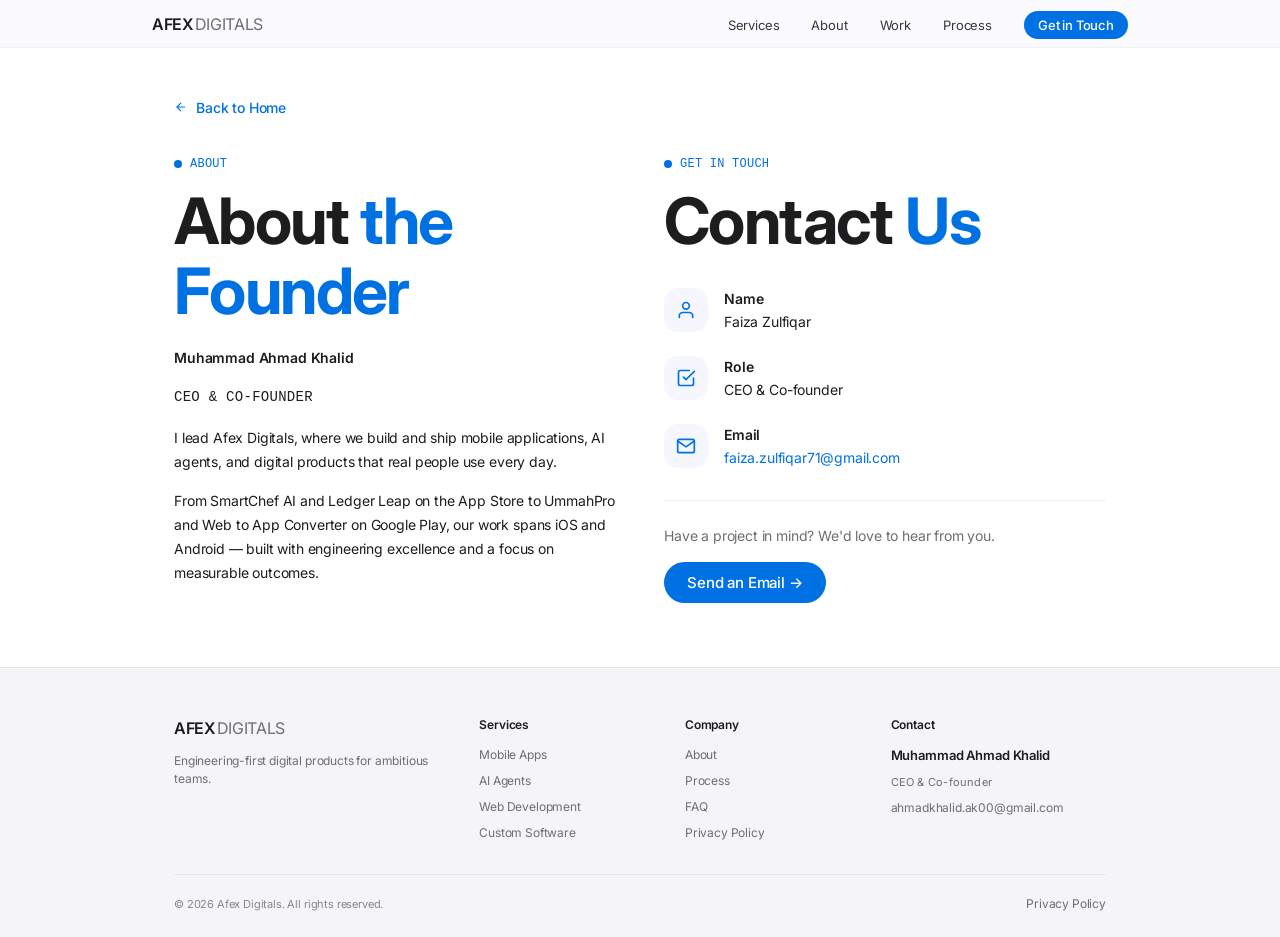
<file: contact.html>
<!DOCTYPE html>
<html lang="en">
<head>
  <meta charset="UTF-8">
  <meta name="viewport" content="width=device-width, initial-scale=1.0">
  <title>About & Contact — Afex Digitals</title>
  <meta name="description" content="Get in touch with Afex Digitals. Contact Muhammad Ahmad Khalid, CEO & Co-founder, for mobile app development, AI agents, and digital services.">
  <link rel="canonical" href="https://afexdigitals.com/contact.html">
  <link rel="preconnect" href="https://fonts.googleapis.com">
  <link rel="preconnect" href="https://fonts.gstatic.com" crossorigin>
  <link href="https://fonts.googleapis.com/css2?family=Inter:wght@400;500;600;700&display=swap" rel="stylesheet">
  <link rel="stylesheet" href="css/reset.css">
  <link rel="stylesheet" href="css/variables.css">
  <link rel="stylesheet" href="css/base.css">
  <link rel="stylesheet" href="css/components.css">
  <link rel="stylesheet" href="css/animations.css">
  <link rel="stylesheet" href="css/responsive.css">
  <style>
    .contact-page {
      padding: calc(var(--nav-height) + var(--space-12)) 0 var(--space-16);
    }
    .contact-page__back {
      display: inline-flex; align-items: center; gap: var(--space-2);
      font-size: var(--text-small); color: var(--accent-primary); font-weight: 500;
      margin-bottom: var(--space-8); transition: gap var(--duration-fast); text-decoration: none;
    }
    .contact-page__back:hover { gap: var(--space-3); }

    .contact-page__grid {
      display: grid;
      grid-template-columns: 1fr 1fr;
      gap: var(--space-12);
      align-items: start;
    }

    /* About Me section */
    .about-me { }
    .about-me__label {
      font-family: var(--font-mono); font-size: var(--text-label);
      text-transform: uppercase; letter-spacing: var(--tracking-wide);
      color: var(--accent-primary); font-weight: 500;
      display: inline-flex; align-items: center; gap: var(--space-2);
    }
    .about-me__label::before {
      content: ''; width: 8px; height: 8px; border-radius: 50%;
      background: var(--accent-primary); display: inline-block;
    }
    .about-me h2 {
      font-size: var(--text-display); font-weight: 700;
      letter-spacing: var(--tracking-tight); margin-top: var(--space-3); margin-bottom: var(--space-5);
      line-height: var(--leading-snug);
    }
    .about-me__name {
      font-family: var(--font-display); font-size: var(--text-h3);
      font-weight: 600; color: var(--text-primary); margin-bottom: var(--space-2);
    }
    .about-me__role {
      font-family: var(--font-mono); font-size: var(--text-label);
      color: var(--accent-primary); text-transform: uppercase;
      letter-spacing: var(--tracking-wide); margin-bottom: var(--space-5);
    }
    .about-me p {
      font-size: var(--text-small); line-height: 1.7; color: var(--text-secondary);
      margin-bottom: var(--space-4);
    }

    /* Contact section */
    .contact-info { }
    .contact-info__label {
      font-family: var(--font-mono); font-size: var(--text-label);
      text-transform: uppercase; letter-spacing: var(--tracking-wide);
      color: var(--accent-primary); font-weight: 500;
      display: inline-flex; align-items: center; gap: var(--space-2);
    }
    .contact-info__label::before {
      content: ''; width: 8px; height: 8px; border-radius: 50%;
      background: var(--accent-primary); display: inline-block;
    }
    .contact-info h2 {
      font-size: var(--text-display); font-weight: 700;
      letter-spacing: var(--tracking-tight); margin-top: var(--space-3); margin-bottom: var(--space-8);
      line-height: var(--leading-snug);
    }

    .contact-info__items {
      display: flex; flex-direction: column; gap: var(--space-6);
    }
    .contact-info__item {
      display: flex; gap: var(--space-4); align-items: flex-start;
    }
    .contact-info__icon {
      width: 44px; height: 44px; flex-shrink: 0;
      display: flex; align-items: center; justify-content: center;
      border-radius: var(--radius-md);
      background: rgba(99,102,241,0.06); color: var(--accent-primary);
    }
    .contact-info__item-label {
      font-family: var(--font-display); font-size: var(--text-small);
      font-weight: 600; color: var(--text-primary); margin-bottom: 2px;
    }
    .contact-info__item-value {
      font-size: var(--text-small); color: var(--text-secondary); line-height: 1.5;
    }
    .contact-info__item-value a {
      color: var(--accent-primary); text-decoration: none;
      transition: color var(--duration-fast);
    }
    .contact-info__item-value a:hover { color: var(--accent-secondary); }

    .contact-info__cta {
      margin-top: var(--space-8);
      padding-top: var(--space-6);
      border-top: 1px solid var(--border-subtle);
    }
    .contact-info__cta p {
      font-size: var(--text-small); color: var(--text-tertiary); margin-bottom: var(--space-4);
    }

    @media (max-width: 767px) {
      .contact-page__grid { grid-template-columns: 1fr; gap: var(--space-8); }
    }
  </style>
</head>
<body>
  <a href="#main-content" class="skip-link">Skip to main content</a>

  <header class="nav nav--scrolled" id="nav">
    <div class="nav__container container">
      <a href="index.html" class="nav__logo" aria-label="Afex Digitals Home">
        <span class="nav__logo-bold">AFEX</span><span class="nav__logo-light">DIGITALS</span>
      </a>
      <nav class="nav__menu" aria-label="Main navigation">
        <ul class="nav__list">
          <li><a href="index.html#services" class="nav__link">Services</a></li>
          <li><a href="index.html#about" class="nav__link">About</a></li>
          <li><a href="index.html#work" class="nav__link">Work</a></li>
          <li><a href="index.html#process" class="nav__link">Process</a></li>
          <li><a href="mailto:ahmadkhalid.ak00@gmail.com" class="nav__link nav__link--cta">Get in Touch</a></li>
        </ul>
      </nav>
      <button class="nav__toggle" id="nav-toggle" aria-label="Toggle menu" aria-expanded="false">
        <span class="nav__toggle-bar"></span>
        <span class="nav__toggle-bar"></span>
        <span class="nav__toggle-bar"></span>
      </button>
    </div>
  </header>

  <div class="mobile-menu" id="mobile-menu" aria-hidden="true">
    <nav class="mobile-menu__nav" aria-label="Mobile navigation">
      <ul class="mobile-menu__list">
        <li class="mobile-menu__item"><a href="index.html#services" class="mobile-menu__link">Services</a></li>
        <li class="mobile-menu__item"><a href="index.html#about" class="mobile-menu__link">About</a></li>
        <li class="mobile-menu__item"><a href="index.html#work" class="mobile-menu__link">Work</a></li>
        <li class="mobile-menu__item"><a href="index.html#process" class="mobile-menu__link">Process</a></li>
        <li class="mobile-menu__item"><a href="contact.html" class="mobile-menu__link">Contact</a></li>
        <li class="mobile-menu__item"><a href="mailto:ahmadkhalid.ak00@gmail.com" class="mobile-menu__link">Get in Touch</a></li>
      </ul>
    </nav>
  </div>

  <main id="main-content">
    <section class="contact-page">
      <div class="container">
        <a href="index.html" class="contact-page__back">
          <svg width="14" height="14" viewBox="0 0 24 24" fill="none" stroke="currentColor" stroke-width="2"><path d="M19 12H5M12 19l-7-7 7-7"/></svg>
          Back to Home
        </a>

        <div class="contact-page__grid">
          <!-- About Me -->
          <div class="about-me">
            <span class="about-me__label">About</span>
            <h2>About <span class="text-gradient">the Founder</span></h2>
            <p class="about-me__name">Muhammad Ahmad Khalid</p>
            <p class="about-me__role">CEO &amp; Co-founder</p>
            <p>I lead Afex Digitals, where we build and ship mobile applications, AI agents, and digital products that real people use every day.</p>
            <p>From SmartChef AI and Ledger Leap on the App Store to UmmahPro and Web to App Converter on Google Play, our work spans iOS and Android — built with engineering excellence and a focus on measurable outcomes.</p>
          </div>

          <!-- Contact Info -->
          <div class="contact-info">
            <span class="contact-info__label">Get in Touch</span>
            <h2>Contact <span class="text-gradient--warm">Us</span></h2>

            <div class="contact-info__items">
              <div class="contact-info__item">
                <div class="contact-info__icon">
                  <svg width="20" height="20" viewBox="0 0 24 24" fill="none" stroke="currentColor" stroke-width="2" stroke-linecap="round"><path d="M20 21v-2a4 4 0 00-4-4H8a4 4 0 00-4 4v2"/><circle cx="12" cy="7" r="4"/></svg>
                </div>
                <div>
                  <p class="contact-info__item-label">Name</p>
                  <p class="contact-info__item-value">Faiza Zulfiqar</p>
                </div>
              </div>
              <div class="contact-info__item">
                <div class="contact-info__icon">
                  <svg width="20" height="20" viewBox="0 0 24 24" fill="none" stroke="currentColor" stroke-width="2" stroke-linecap="round"><path d="M9 11l3 3L22 4M21 12v7a2 2 0 01-2 2H5a2 2 0 01-2-2V5a2 2 0 012-2h11"/></svg>
                </div>
                <div>
                  <p class="contact-info__item-label">Role</p>
                  <p class="contact-info__item-value">CEO &amp; Co-founder</p>
                </div>
              </div>
              <div class="contact-info__item">
                <div class="contact-info__icon">
                  <svg width="20" height="20" viewBox="0 0 24 24" fill="none" stroke="currentColor" stroke-width="2" stroke-linecap="round"><path d="M4 4h16c1.1 0 2 .9 2 2v12c0 1.1-.9 2-2 2H4c-1.1 0-2-.9-2-2V6c0-1.1.9-2 2-2z"/><polyline points="22,6 12,13 2,6"/></svg>
                </div>
                <div>
                  <p class="contact-info__item-label">Email</p>
                  <p class="contact-info__item-value"><a href="mailto:faiza.zulfiqar71@gmail.com">faiza.zulfiqar71@gmail.com</a></p>
                </div>
              </div>
            </div>

            <div class="contact-info__cta">
              <p>Have a project in mind? We'd love to hear from you.</p>
              <a href="mailto:ahmadkhalid.ak00@gmail.com" class="btn btn-primary">Send an Email &rarr;</a>
            </div>
          </div>
        </div>
      </div>
    </section>
  </main>

  <footer class="footer">
    <div class="container">
      <div class="footer__grid footer__grid--4col">
        <div class="footer__brand">
          <a href="index.html" class="nav__logo" aria-label="Afex Digitals Home">
            <span class="nav__logo-bold">AFEX</span><span class="nav__logo-light">DIGITALS</span>
          </a>
          <p class="footer__tagline">Engineering-first digital products for ambitious teams.</p>
        </div>
        <div class="footer__links">
          <h4 class="footer__heading">Services</h4>
          <ul class="footer__list">
            <li><a href="index.html#services" class="footer__link">Mobile Apps</a></li>
            <li><a href="index.html#services" class="footer__link">AI Agents</a></li>
            <li><a href="index.html#services" class="footer__link">Web Development</a></li>
            <li><a href="index.html#services" class="footer__link">Custom Software</a></li>
          </ul>
        </div>
        <div class="footer__links">
          <h4 class="footer__heading">Company</h4>
          <ul class="footer__list">
            <li><a href="index.html#about" class="footer__link">About</a></li>
            <li><a href="index.html#process" class="footer__link">Process</a></li>
            <li><a href="index.html#faq" class="footer__link">FAQ</a></li>
            <li><a href="privacy.html" class="footer__link">Privacy Policy</a></li>
          </ul>
        </div>
        <div class="footer__links">
          <h4 class="footer__heading">Contact</h4>
          <ul class="footer__list">
            <li class="footer__contact-name">Muhammad Ahmad Khalid</li>
            <li class="footer__contact-role">CEO &amp; Co-founder</li>
            <li><a href="mailto:ahmadkhalid.ak00@gmail.com" class="footer__link">ahmadkhalid.ak00@gmail.com</a></li>
          </ul>
        </div>
      </div>
      <div class="footer__bottom">
        <p>&copy; 2026 Afex Digitals. All rights reserved.</p>
        <a href="privacy.html" class="footer__link">Privacy Policy</a>
      </div>
    </div>
  </footer>

  <script>
  (function() {
    var toggle = document.getElementById('nav-toggle');
    var mobileMenu = document.getElementById('mobile-menu');
    var isOpen = false;
    toggle.addEventListener('click', function() {
      isOpen = !isOpen;
      toggle.classList.toggle('nav__toggle--open', isOpen);
      toggle.setAttribute('aria-expanded', isOpen);
      mobileMenu.classList.toggle('mobile-menu--open', isOpen);
      mobileMenu.setAttribute('aria-hidden', !isOpen);
      document.body.style.overflow = isOpen ? 'hidden' : '';
    });
  })();
  </script>
</body>
</html>
</file>
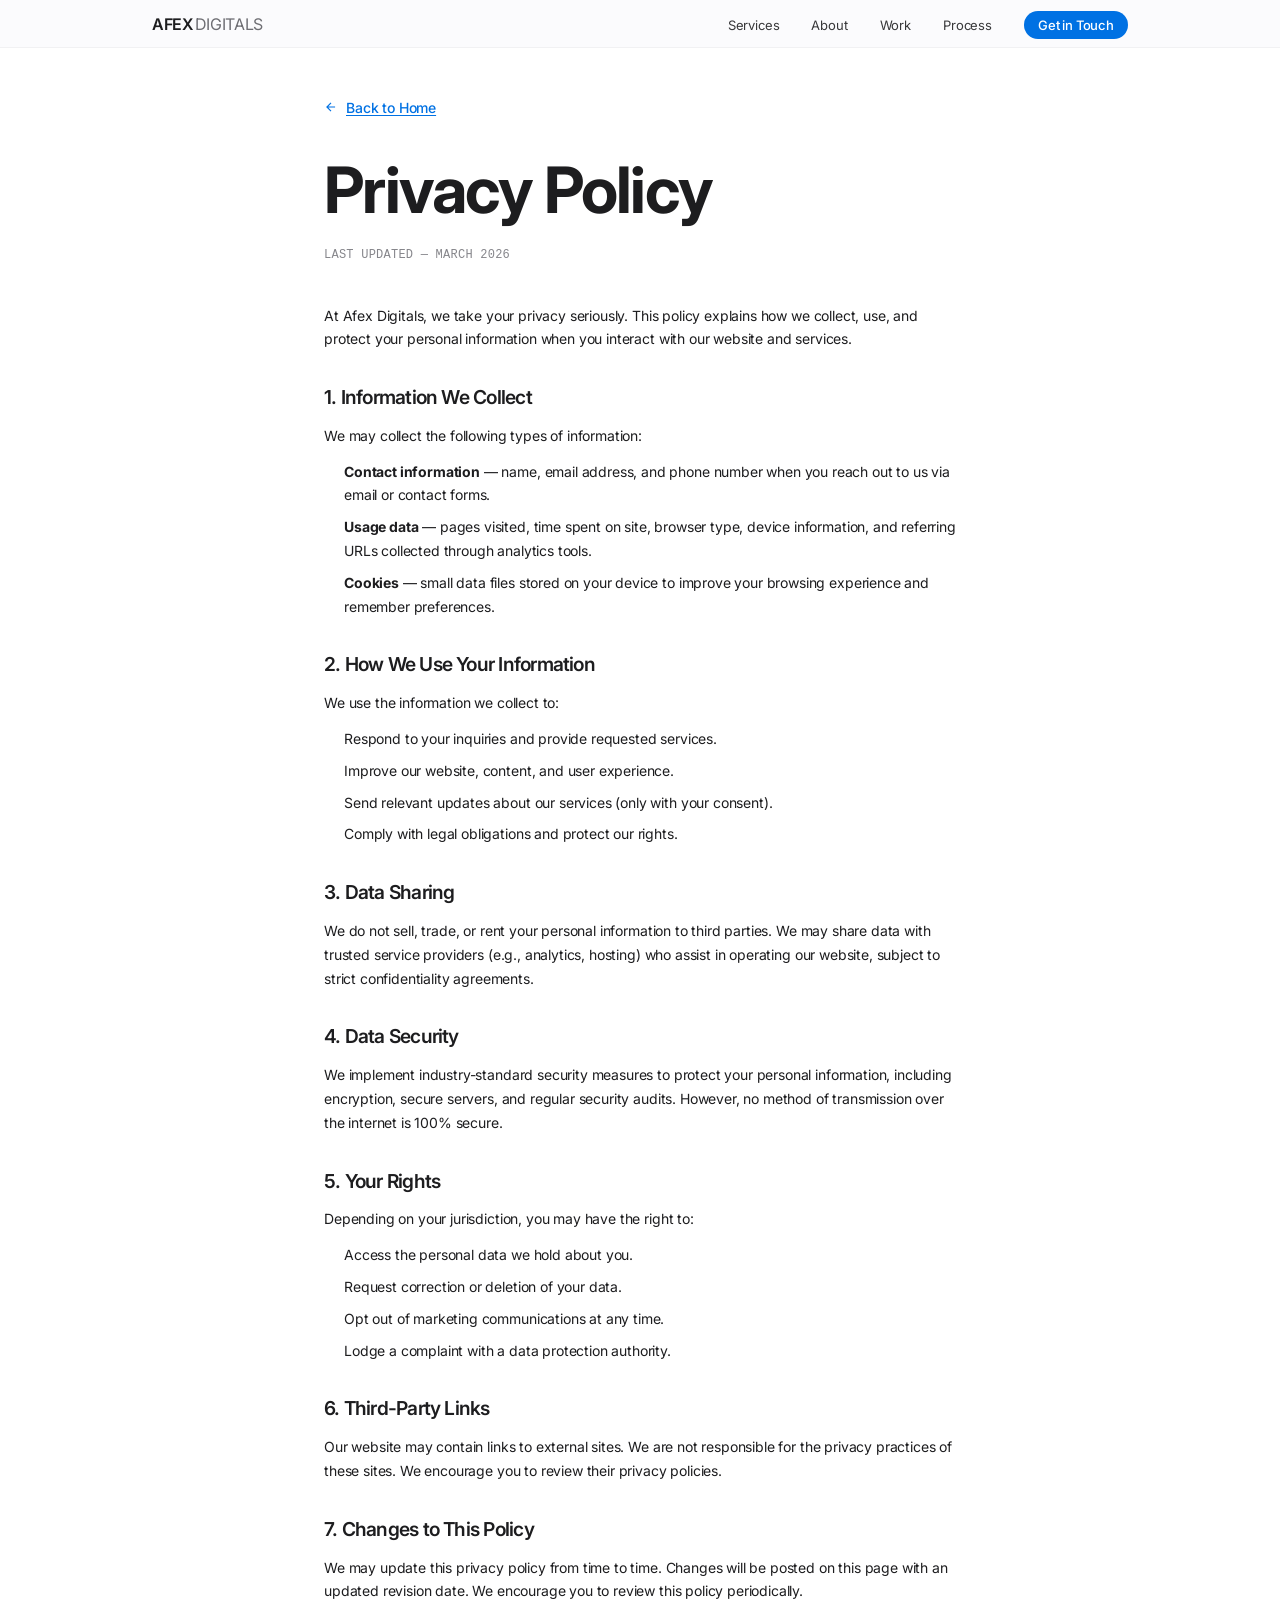
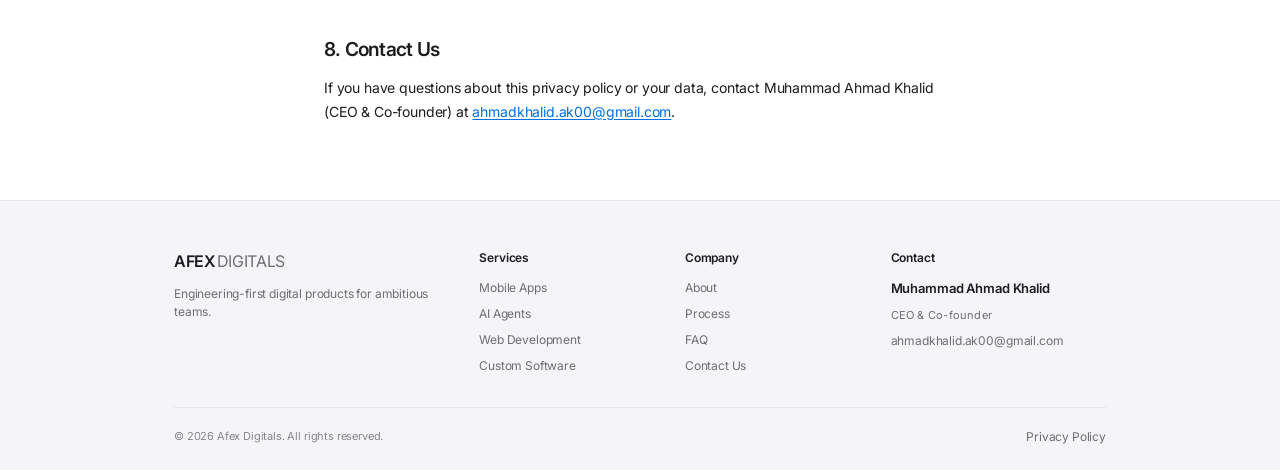
<file: privacy.html>
<!DOCTYPE html>
<html lang="en">
<head>
  <meta charset="UTF-8">
  <meta name="viewport" content="width=device-width, initial-scale=1.0">
  <title>Privacy Policy — Afex Digitals</title>
  <meta name="description" content="Afex Digitals privacy policy. How we collect, use, and protect your data.">
  <link rel="canonical" href="https://afexdigitals.com/privacy.html">
  <link rel="preconnect" href="https://fonts.googleapis.com">
  <link rel="preconnect" href="https://fonts.gstatic.com" crossorigin>
  <link href="https://fonts.googleapis.com/css2?family=Inter:wght@400;500;600;700&display=swap" rel="stylesheet">
  <link rel="stylesheet" href="css/reset.css">
  <link rel="stylesheet" href="css/variables.css">
  <link rel="stylesheet" href="css/base.css">
  <link rel="stylesheet" href="css/components.css">
  <link rel="stylesheet" href="css/animations.css">
  <link rel="stylesheet" href="css/responsive.css">
  <style>
    .privacy { padding: calc(var(--nav-height) + var(--space-12)) 0 var(--space-16); }
    .privacy h1 { font-size: var(--text-display); font-weight: 700; margin-bottom: var(--space-2); letter-spacing: var(--tracking-tight); }
    .privacy__date { font-family: var(--font-mono); font-size: var(--text-label); color: var(--text-muted); text-transform: uppercase; letter-spacing: var(--tracking-wide); margin-bottom: var(--space-10); display: block; }
    .privacy h2 { font-size: var(--text-h3); font-weight: 600; margin: var(--space-8) 0 var(--space-3); color: var(--text-primary); }
    .privacy p, .privacy li { font-size: var(--text-small); line-height: 1.7; color: var(--text-secondary); margin-bottom: var(--space-3); }
    .privacy ul { padding-left: var(--space-5); margin-bottom: var(--space-4); }
    .privacy li { margin-bottom: var(--space-2); }
    .privacy a { color: var(--accent-primary); text-decoration: underline; text-underline-offset: 2px; }
    .privacy a:hover { color: var(--accent-secondary); }
    .privacy__back { display: inline-flex; align-items: center; gap: var(--space-2); font-size: var(--text-small); color: var(--accent-primary); font-weight: 500; margin-bottom: var(--space-6); transition: gap var(--duration-fast); text-decoration: none; }
    .privacy__back:hover { gap: var(--space-3); }
  </style>
</head>
<body>
  <a href="#main-content" class="skip-link">Skip to main content</a>

  <header class="nav nav--scrolled" id="nav">
    <div class="nav__container container">
      <a href="index.html" class="nav__logo" aria-label="Afex Digitals Home">
        <span class="nav__logo-bold">AFEX</span><span class="nav__logo-light">DIGITALS</span>
      </a>
      <nav class="nav__menu" aria-label="Main navigation">
        <ul class="nav__list">
          <li><a href="index.html#services" class="nav__link">Services</a></li>
          <li><a href="index.html#about" class="nav__link">About</a></li>
          <li><a href="index.html#work" class="nav__link">Work</a></li>
          <li><a href="index.html#process" class="nav__link">Process</a></li>
          <li><a href="mailto:ahmadkhalid.ak00@gmail.com" class="nav__link nav__link--cta">Get in Touch</a></li>
        </ul>
      </nav>
      <button class="nav__toggle" id="nav-toggle" aria-label="Toggle menu" aria-expanded="false">
        <span class="nav__toggle-bar"></span>
        <span class="nav__toggle-bar"></span>
        <span class="nav__toggle-bar"></span>
      </button>
    </div>
  </header>

  <div class="mobile-menu" id="mobile-menu" aria-hidden="true">
    <nav class="mobile-menu__nav" aria-label="Mobile navigation">
      <ul class="mobile-menu__list">
        <li class="mobile-menu__item"><a href="index.html#services" class="mobile-menu__link">Services</a></li>
        <li class="mobile-menu__item"><a href="index.html#about" class="mobile-menu__link">About</a></li>
        <li class="mobile-menu__item"><a href="index.html#work" class="mobile-menu__link">Work</a></li>
        <li class="mobile-menu__item"><a href="index.html#process" class="mobile-menu__link">Process</a></li>
        <li class="mobile-menu__item"><a href="contact.html" class="mobile-menu__link">Contact</a></li>
        <li class="mobile-menu__item"><a href="mailto:ahmadkhalid.ak00@gmail.com" class="mobile-menu__link">Get in Touch</a></li>
      </ul>
    </nav>
  </div>

  <main id="main-content">
    <section class="privacy">
      <div class="container container--narrow">
        <a href="index.html" class="privacy__back">
          <svg width="14" height="14" viewBox="0 0 24 24" fill="none" stroke="currentColor" stroke-width="2"><path d="M19 12H5M12 19l-7-7 7-7"/></svg>
          Back to Home
        </a>
        <h1>Privacy Policy</h1>
        <span class="privacy__date">Last updated — March 2026</span>

        <p>At Afex Digitals, we take your privacy seriously. This policy explains how we collect, use, and protect your personal information when you interact with our website and services.</p>

        <h2>1. Information We Collect</h2>
        <p>We may collect the following types of information:</p>
        <ul>
          <li><strong>Contact information</strong> — name, email address, and phone number when you reach out to us via email or contact forms.</li>
          <li><strong>Usage data</strong> — pages visited, time spent on site, browser type, device information, and referring URLs collected through analytics tools.</li>
          <li><strong>Cookies</strong> — small data files stored on your device to improve your browsing experience and remember preferences.</li>
        </ul>

        <h2>2. How We Use Your Information</h2>
        <p>We use the information we collect to:</p>
        <ul>
          <li>Respond to your inquiries and provide requested services.</li>
          <li>Improve our website, content, and user experience.</li>
          <li>Send relevant updates about our services (only with your consent).</li>
          <li>Comply with legal obligations and protect our rights.</li>
        </ul>

        <h2>3. Data Sharing</h2>
        <p>We do not sell, trade, or rent your personal information to third parties. We may share data with trusted service providers (e.g., analytics, hosting) who assist in operating our website, subject to strict confidentiality agreements.</p>

        <h2>4. Data Security</h2>
        <p>We implement industry-standard security measures to protect your personal information, including encryption, secure servers, and regular security audits. However, no method of transmission over the internet is 100% secure.</p>

        <h2>5. Your Rights</h2>
        <p>Depending on your jurisdiction, you may have the right to:</p>
        <ul>
          <li>Access the personal data we hold about you.</li>
          <li>Request correction or deletion of your data.</li>
          <li>Opt out of marketing communications at any time.</li>
          <li>Lodge a complaint with a data protection authority.</li>
        </ul>

        <h2>6. Third-Party Links</h2>
        <p>Our website may contain links to external sites. We are not responsible for the privacy practices of these sites. We encourage you to review their privacy policies.</p>

        <h2>7. Changes to This Policy</h2>
        <p>We may update this privacy policy from time to time. Changes will be posted on this page with an updated revision date. We encourage you to review this policy periodically.</p>

        <h2>8. Contact Us</h2>
        <p>If you have questions about this privacy policy or your data, contact Muhammad Ahmad Khalid (CEO &amp; Co-founder) at <a href="mailto:ahmadkhalid.ak00@gmail.com">ahmadkhalid.ak00@gmail.com</a>.</p>
      </div>
    </section>
  </main>

  <footer class="footer">
    <div class="container">
      <div class="footer__grid footer__grid--4col">
        <div class="footer__brand">
          <a href="index.html" class="nav__logo" aria-label="Afex Digitals Home">
            <span class="nav__logo-bold">AFEX</span><span class="nav__logo-light">DIGITALS</span>
          </a>
          <p class="footer__tagline">Engineering-first digital products for ambitious teams.</p>
        </div>
        <div class="footer__links">
          <h4 class="footer__heading">Services</h4>
          <ul class="footer__list">
            <li><a href="index.html#services" class="footer__link">Mobile Apps</a></li>
            <li><a href="index.html#services" class="footer__link">AI Agents</a></li>
            <li><a href="index.html#services" class="footer__link">Web Development</a></li>
            <li><a href="index.html#services" class="footer__link">Custom Software</a></li>
          </ul>
        </div>
        <div class="footer__links">
          <h4 class="footer__heading">Company</h4>
          <ul class="footer__list">
            <li><a href="index.html#about" class="footer__link">About</a></li>
            <li><a href="index.html#process" class="footer__link">Process</a></li>
            <li><a href="index.html#faq" class="footer__link">FAQ</a></li>
            <li><a href="contact.html" class="footer__link">Contact Us</a></li>
          </ul>
        </div>
        <div class="footer__links">
          <h4 class="footer__heading">Contact</h4>
          <ul class="footer__list">
            <li class="footer__contact-name">Muhammad Ahmad Khalid</li>
            <li class="footer__contact-role">CEO &amp; Co-founder</li>
            <li><a href="mailto:ahmadkhalid.ak00@gmail.com" class="footer__link">ahmadkhalid.ak00@gmail.com</a></li>
          </ul>
        </div>
      </div>
      <div class="footer__bottom">
        <p>&copy; 2026 Afex Digitals. All rights reserved.</p>
        <a href="privacy.html" class="footer__link">Privacy Policy</a>
      </div>
    </div>
  </footer>

  <script>
  (function() {
    var toggle = document.getElementById('nav-toggle');
    var mobileMenu = document.getElementById('mobile-menu');
    var isOpen = false;
    toggle.addEventListener('click', function() {
      isOpen = !isOpen;
      toggle.classList.toggle('nav__toggle--open', isOpen);
      toggle.setAttribute('aria-expanded', isOpen);
      mobileMenu.classList.toggle('mobile-menu--open', isOpen);
      mobileMenu.setAttribute('aria-hidden', !isOpen);
      document.body.style.overflow = isOpen ? 'hidden' : '';
    });
  })();
  </script>
</body>
</html>
</file>
<file: css/variables.css>
:root {
  /* Apple-inspired palette: mostly white, light gray panels, near-black ink */
  --bg-primary: #FFFFFF;
  --bg-secondary: #F5F5F7;
  --bg-tertiary: #FBFBFD;
  --bg-elevated: #F5F5F7;
  --bg-card: #FFFFFF;
  --bg-glass: rgba(251, 251, 253, 0.72);
  --bg-dark: #000000;
  --bg-dark-secondary: #1D1D1F;

  --accent-primary: #0071E3;
  --accent-secondary: #0077ED;
  --accent-tertiary: #2997FF;
  --accent-warm: #FF375F;
  --accent-cyan: #0071E3;
  --accent-emerald: #34C759;
  --accent-gradient: linear-gradient(180deg, #2997FF 0%, #0071E3 100%);
  --accent-gradient-warm: linear-gradient(180deg, #FF7A45 0%, #FF375F 100%);
  --accent-gradient-vivid: linear-gradient(180deg, #2997FF 0%, #0071E3 100%);
  --accent-glow: rgba(0, 113, 227, 0.18);

  --text-primary: #1D1D1F;
  --text-secondary: #1D1D1F;
  --text-tertiary: #6E6E73;
  --text-muted: #86868B;
  --text-on-dark: #F5F5F7;
  --text-on-dark-secondary: #A1A1A6;

  --border-subtle: rgba(0, 0, 0, 0.06);
  --border-default: rgba(0, 0, 0, 0.1);
  --border-hover: rgba(0, 0, 0, 0.18);
  --border-accent: rgba(0, 113, 227, 0.4);

  --font-display: -apple-system, BlinkMacSystemFont, 'SF Pro Display', 'Inter', system-ui, sans-serif;
  --font-body: -apple-system, BlinkMacSystemFont, 'SF Pro Text', 'Inter', system-ui, sans-serif;
  --font-mono: 'SF Mono', ui-monospace, 'JetBrains Mono', monospace;

  /* Apple-style oversized type */
  --text-hero: clamp(3rem, 8.5vw, 7rem);
  --text-display: clamp(2.25rem, 5vw, 4rem);
  --text-h2: clamp(1.625rem, 2.6vw, 2.25rem);
  --text-h3: clamp(1.125rem, 1.5vw, 1.375rem);
  --text-body: clamp(1rem, 1.05vw, 1.0625rem);
  --text-small: 0.875rem;
  --text-label: 0.75rem;

  --leading-tight: 1.05;
  --leading-snug: 1.1;
  --leading-normal: 1.5;

  --tracking-tight: -0.025em;
  --tracking-tighter: -0.04em;
  --tracking-normal: -0.01em;
  --tracking-wide: 0.02em;

  --space-1: 0.25rem;
  --space-2: 0.5rem;
  --space-3: 0.75rem;
  --space-4: 1rem;
  --space-5: 1.25rem;
  --space-6: 1.5rem;
  --space-8: 2rem;
  --space-10: 2.5rem;
  --space-12: 3rem;
  --space-16: 4rem;
  --space-20: 5rem;
  --space-24: 6rem;
  --space-section: clamp(5rem, 10vh, 8rem);

  --radius-sm: 8px;
  --radius-md: 14px;
  --radius-lg: 22px;
  --radius-xl: 28px;
  --radius-full: 9999px;

  --shadow-sm: 0 1px 2px rgba(0,0,0,0.04);
  --shadow-md: 0 4px 14px rgba(0,0,0,0.05);
  --shadow-lg: 0 12px 40px rgba(0,0,0,0.08);
  --shadow-xl: 0 24px 60px rgba(0,0,0,0.12);
  --shadow-glow: 0 0 0 4px rgba(0, 113, 227, 0.12);
  --shadow-card: 0 1px 2px rgba(0,0,0,0.04);

  --ease-out-expo: cubic-bezier(0.16, 1, 0.3, 1);
  --ease-out-quart: cubic-bezier(0.25, 1, 0.5, 1);
  --ease-spring: cubic-bezier(0.34, 1.56, 0.64, 1);
  --duration-fast: 200ms;
  --duration-normal: 400ms;
  --duration-slow: 700ms;
  --duration-slower: 1200ms;

  --container-max: 980px;
  --container-wide: 1200px;
  --container-narrow: 680px;
  --nav-height: 48px;
}
</file>
<file: css/base.css>
body {
  font-family: var(--font-body);
  font-size: var(--text-body);
  line-height: var(--leading-normal);
  color: var(--text-primary);
  background-color: var(--bg-primary);
  letter-spacing: var(--tracking-normal);
  overflow-x: hidden;
  -webkit-font-smoothing: antialiased;
  -moz-osx-font-smoothing: grayscale;
}

.container {
  width: 100%;
  max-width: var(--container-max);
  margin: 0 auto;
  padding: 0 var(--space-6);
}
.container--narrow { max-width: var(--container-narrow); }
.container--wide { max-width: var(--container-wide); }

.section {
  padding: var(--space-section) 0;
  position: relative;
}

.section__header {
  margin-bottom: var(--space-16);
  text-align: center;
  max-width: 820px;
  margin-left: auto;
  margin-right: auto;
}

.section__title {
  font-family: var(--font-display);
  font-size: var(--text-display);
  font-weight: 600;
  color: var(--text-primary);
  line-height: var(--leading-tight);
  letter-spacing: var(--tracking-tighter);
  margin-top: var(--space-3);
}

.section__subtitle {
  color: var(--text-tertiary);
  margin-top: var(--space-5);
  max-width: 620px;
  margin-left: auto;
  margin-right: auto;
  line-height: var(--leading-normal);
  font-size: 1.0625rem;
}

h1, h2, h3, h4 {
  font-family: var(--font-display);
  color: var(--text-primary);
  font-weight: 600;
  letter-spacing: var(--tracking-tighter);
}

.text-gradient,
.text-gradient--warm {
  color: var(--accent-primary);
  background: none;
  -webkit-text-fill-color: currentColor;
}

.mono-label {
  font-family: var(--font-display);
  font-size: var(--text-label);
  text-transform: uppercase;
  letter-spacing: 0.16em;
  color: var(--accent-primary);
  display: inline-block;
  font-weight: 600;
}

.mono-label::before { content: none; }

.skip-link {
  position: absolute;
  top: -100%;
  left: var(--space-4);
  background: var(--text-primary);
  color: #fff;
  padding: var(--space-2) var(--space-4);
  border-radius: var(--radius-sm);
  z-index: 10000;
  font-size: var(--text-small);
}
.skip-link:focus { top: var(--space-4); }

::selection {
  background: rgba(0, 113, 227, 0.16);
  color: var(--text-primary);
}

::-webkit-scrollbar { width: 0; height: 0; }
</file>
<file: css/components.css>
/* BUTTONS — Apple-style pills */
.btn {
  display: inline-flex;
  align-items: center;
  gap: var(--space-2);
  padding: 0.75rem 1.375rem;
  border-radius: var(--radius-full);
  font-family: var(--font-display);
  font-size: 0.9375rem;
  font-weight: 500;
  cursor: pointer;
  white-space: nowrap;
  transition: all var(--duration-fast) var(--ease-out-expo);
  border: 1px solid transparent;
  letter-spacing: -0.01em;
  line-height: 1;
}
.btn-primary {
  background: var(--accent-primary);
  color: #fff;
}
.btn-primary:hover {
  background: var(--accent-secondary);
}
.btn-primary--large {
  padding: 1rem 1.75rem;
  font-size: 1rem;
}
.btn-secondary {
  background: transparent;
  color: var(--accent-primary);
  border-color: transparent;
}
.btn-secondary:hover {
  text-decoration: underline;
}
.btn-secondary::after {
  content: '›';
  margin-left: 2px;
  font-size: 1.1em;
  line-height: 1;
}

/* CARDS */
.card {
  background: var(--bg-secondary);
  border: none;
  border-radius: var(--radius-xl);
  padding: var(--space-10) var(--space-8);
  position: relative;
  box-shadow: none;
  transition: transform var(--duration-normal) var(--ease-out-expo);
  overflow: hidden;
}
.card:hover {
  transform: translateY(-4px);
}
.card__icon {
  width: 52px;
  height: 52px;
  display: flex;
  align-items: center;
  justify-content: center;
  border-radius: var(--radius-md);
  background: rgba(0, 113, 227, 0.1);
  color: var(--accent-primary);
  margin-bottom: var(--space-6);
}
.card__title {
  font-family: var(--font-display);
  font-size: 1.75rem;
  font-weight: 600;
  color: var(--text-primary);
  margin-bottom: var(--space-3);
  letter-spacing: var(--tracking-tighter);
  line-height: 1.1;
}
.card__description {
  color: var(--text-tertiary);
  font-size: 1rem;
  line-height: var(--leading-normal);
  margin-bottom: var(--space-5);
}
.card__tags {
  display: flex;
  flex-wrap: wrap;
  gap: var(--space-2);
}
.card__footer {
  margin-top: var(--space-5);
  padding-top: 0;
  border-top: none;
}

/* TAGS */
.tag {
  display: inline-block;
  padding: 4px 10px;
  background: rgba(0, 0, 0, 0.04);
  border: none;
  border-radius: var(--radius-full);
  font-family: var(--font-display);
  font-size: 0.6875rem;
  color: var(--text-tertiary);
  letter-spacing: 0.04em;
  text-transform: uppercase;
  font-weight: 500;
}

/* BADGE */
.badge {
  display: inline-flex;
  align-items: center;
  gap: var(--space-2);
  padding: var(--space-1) var(--space-3);
  background: rgba(0, 113, 227, 0.08);
  border: none;
  border-radius: var(--radius-full);
  font-family: var(--font-display);
  font-size: var(--text-label);
  color: var(--accent-primary);
  font-weight: 500;
}

/* NAVIGATION — Apple-style thin translucent bar */
.nav {
  position: fixed;
  top: 0;
  left: 0;
  right: 0;
  z-index: 1000;
  height: var(--nav-height);
  display: flex;
  align-items: center;
  background: rgba(251, 251, 253, 0.72);
  backdrop-filter: saturate(180%) blur(20px);
  -webkit-backdrop-filter: saturate(180%) blur(20px);
  border-bottom: 1px solid rgba(0, 0, 0, 0.04);
  transition: background var(--duration-fast) var(--ease-out-expo);
}
.nav--scrolled {
  background: rgba(251, 251, 253, 0.85);
}
.nav__container {
  display: flex;
  align-items: center;
  justify-content: space-between;
  max-width: 1024px;
}
.nav__logo {
  font-family: var(--font-display);
  font-size: 1rem;
  letter-spacing: -0.02em;
  font-weight: 600;
  display: inline-flex;
  align-items: baseline;
  gap: 2px;
}
.nav__logo:hover { opacity: 0.7; }
.nav__logo-bold { font-weight: 600; color: var(--text-primary); }
.nav__logo-light { font-weight: 400; color: var(--text-tertiary); }

.nav__list {
  display: flex;
  align-items: center;
  gap: var(--space-8);
}
.nav__link {
  font-family: var(--font-display);
  font-size: 0.8125rem;
  color: var(--text-primary);
  position: relative;
  transition: opacity var(--duration-fast);
  font-weight: 400;
  opacity: 0.88;
}
.nav__link::after { content: none; }
.nav__link:hover, .nav__link--active { opacity: 1; }

.nav__link--cta {
  background: var(--accent-primary);
  padding: 6px 14px;
  border-radius: var(--radius-full);
  color: #fff !important;
  font-weight: 500;
  font-size: 0.8125rem;
  opacity: 1;
}
.nav__link--cta:hover { background: var(--accent-secondary); }

/* Hamburger */
.nav__toggle {
  display: none;
  flex-direction: column;
  gap: 5px;
  padding: var(--space-2);
  z-index: 1001;
  background: none;
  border: none;
  cursor: pointer;
}
.nav__toggle-bar {
  display: block;
  width: 20px;
  height: 1.5px;
  background: var(--text-primary);
  border-radius: 2px;
  transition: transform var(--duration-normal) var(--ease-out-expo), opacity var(--duration-fast);
}
.nav__toggle--open .nav__toggle-bar:nth-child(1) { transform: rotate(45deg) translate(5px, 5px); }
.nav__toggle--open .nav__toggle-bar:nth-child(2) { opacity: 0; }
.nav__toggle--open .nav__toggle-bar:nth-child(3) { transform: rotate(-45deg) translate(5px, -5px); }

/* Mobile Menu */
.mobile-menu {
  position: fixed;
  inset: 0;
  z-index: 999;
  background: var(--bg-primary);
  display: flex;
  align-items: center;
  justify-content: center;
  opacity: 0;
  visibility: hidden;
  transition: opacity var(--duration-slow) var(--ease-out-expo), visibility var(--duration-slow);
}
.mobile-menu--open { opacity: 1; visibility: visible; }
.mobile-menu__list { text-align: center; }
.mobile-menu__item {
  opacity: 0;
  transform: translateY(16px);
  transition: opacity var(--duration-slow) var(--ease-out-expo), transform var(--duration-slow) var(--ease-out-expo);
}
.mobile-menu--open .mobile-menu__item { opacity: 1; transform: translateY(0); }
.mobile-menu--open .mobile-menu__item:nth-child(1) { transition-delay: 80ms; }
.mobile-menu--open .mobile-menu__item:nth-child(2) { transition-delay: 140ms; }
.mobile-menu--open .mobile-menu__item:nth-child(3) { transition-delay: 200ms; }
.mobile-menu--open .mobile-menu__item:nth-child(4) { transition-delay: 260ms; }
.mobile-menu--open .mobile-menu__item:nth-child(5) { transition-delay: 320ms; }
.mobile-menu__link {
  font-family: var(--font-display);
  font-size: clamp(2rem, 6vw, 3.5rem);
  font-weight: 600;
  letter-spacing: var(--tracking-tighter);
  color: var(--text-primary);
  display: block;
  padding: var(--space-3) 0;
  transition: color var(--duration-fast);
}
.mobile-menu__link:hover { color: var(--accent-primary); }

/* FOOTER — Apple-style light gray */
.footer {
  background: var(--bg-secondary);
  color: var(--text-tertiary);
  padding: var(--space-12) 0 var(--space-6);
  font-size: 0.75rem;
  line-height: 1.5;
  border-top: 1px solid var(--border-subtle);
}
.footer__grid {
  display: grid;
  grid-template-columns: 1.8fr 1fr 1fr;
  gap: var(--space-10);
  margin-bottom: var(--space-8);
}
.footer__grid--4col { grid-template-columns: 1.6fr 1fr 1fr 1.3fr; }
.footer .nav__logo-bold { color: var(--text-primary); }
.footer .nav__logo-light { color: var(--text-tertiary); }
.footer__tagline {
  color: var(--text-tertiary);
  margin-top: var(--space-3);
  max-width: 260px;
  font-size: 0.75rem;
}
.footer__social {
  display: flex;
  gap: var(--space-3);
  margin-top: var(--space-4);
}
.footer__social-link {
  width: 32px;
  height: 32px;
  display: flex;
  align-items: center;
  justify-content: center;
  border-radius: var(--radius-full);
  border: 1px solid var(--border-default);
  color: var(--text-tertiary);
  transition: all var(--duration-fast);
}
.footer__social-link svg { width: 14px; height: 14px; }
.footer__social-link:hover {
  color: var(--text-primary);
  border-color: var(--border-hover);
  background: #fff;
}
.footer__heading {
  font-family: var(--font-display);
  font-size: 0.75rem;
  font-weight: 600;
  color: var(--text-primary);
  margin-bottom: var(--space-3);
  letter-spacing: -0.01em;
}
.footer__list { display: flex; flex-direction: column; gap: var(--space-2); }
.footer__link {
  color: var(--text-tertiary);
  font-size: 0.75rem;
  transition: color var(--duration-fast);
}
.footer__link:hover { color: var(--text-primary); text-decoration: underline; }
.footer__contact-name {
  color: var(--text-primary);
  font-family: var(--font-display);
  font-weight: 600;
  font-size: 0.8125rem;
  letter-spacing: -0.01em;
}
.footer__contact-role {
  color: var(--text-tertiary);
  font-family: var(--font-display);
  font-size: 0.6875rem;
  letter-spacing: 0.02em;
  margin-top: 1px;
}
.footer__address {
  color: var(--text-muted);
  font-size: 0.6875rem;
  line-height: 1.5;
}
.footer__bottom {
  border-top: 1px solid var(--border-subtle);
  padding-top: var(--space-5);
  color: var(--text-muted);
  font-size: 0.6875rem;
  display: flex;
  justify-content: space-between;
  align-items: center;
}
</file>
<file: css/sections.css>
/* ========== HERO — Apple-style oversized centered on white ========== */
.hero {
  min-height: calc(100vh - 80px);
  display: flex;
  align-items: center;
  justify-content: center;
  position: relative;
  overflow: hidden;
  padding: calc(var(--nav-height) + var(--space-16)) 0 var(--space-12);
  background: var(--bg-primary);
  color: var(--text-primary);
  text-align: center;
}
.hero__bg, .hero__orb, .hero__grid { display: none; }
.hero__content {
  position: relative;
  z-index: 1;
  max-width: 1000px;
  margin: 0 auto;
}
.hero__badge {
  display: inline-flex;
  align-items: center;
  gap: var(--space-2);
  padding: 6px 14px;
  margin-bottom: var(--space-6);
  background: rgba(0, 113, 227, 0.08);
  border: none;
  border-radius: var(--radius-full);
  font-family: var(--font-display);
  font-size: 0.8125rem;
  color: var(--accent-primary);
  letter-spacing: -0.01em;
  text-transform: none;
  font-weight: 500;
}
.hero__badge-dot {
  width: 6px;
  height: 6px;
  border-radius: 50%;
  background: var(--accent-emerald);
}
.hero__title {
  font-family: var(--font-display);
  font-size: var(--text-hero);
  font-weight: 600;
  color: var(--text-primary);
  line-height: 0.95;
  letter-spacing: -0.045em;
  margin-bottom: var(--space-6);
}
.hero__title-line { display: block; }
.hero .text-gradient {
  color: var(--accent-primary);
  background: none;
  -webkit-text-fill-color: currentColor;
}
.hero__subtitle {
  font-size: clamp(1.125rem, 1.5vw, 1.375rem);
  color: var(--text-tertiary);
  max-width: 640px;
  margin: 0 auto var(--space-10);
  line-height: 1.4;
  font-weight: 400;
  letter-spacing: -0.01em;
}
.hero__actions {
  display: flex;
  align-items: center;
  justify-content: center;
  gap: var(--space-5);
  flex-wrap: wrap;
}
.hero__actions .btn-secondary {
  background: transparent;
  color: var(--accent-primary);
  border-color: transparent;
}
.hero__scroll { display: none; }

/* ========== TRUST ========== */
.trust {
  padding: var(--space-12) 0 var(--space-10);
  overflow: hidden;
  background: var(--bg-primary);
  border: none;
}
.trust__label {
  text-align: center;
  margin-bottom: var(--space-8);
  font-size: 0.75rem;
  color: var(--text-tertiary);
  letter-spacing: 0.04em;
  text-transform: none;
}
.trust__marquee {
  overflow: hidden;
  mask-image: linear-gradient(to right, transparent, black 12%, black 88%, transparent);
  -webkit-mask-image: linear-gradient(to right, transparent, black 12%, black 88%, transparent);
}
.trust__track {
  display: flex;
  animation: marquee 40s linear infinite;
  width: max-content;
}
.trust__item {
  flex-shrink: 0;
  padding: 0 var(--space-10);
  font-family: var(--font-display);
  font-size: 1rem;
  font-weight: 500;
  color: var(--text-muted);
  letter-spacing: -0.01em;
  transition: color var(--duration-fast);
}
.trust__item:hover { color: var(--text-primary); }
@keyframes marquee { 0% { transform: translateX(0); } 100% { transform: translateX(-50%); } }

/* ========== SERVICES — Big Three / Apple homepage grid ========== */
.services { background: var(--bg-secondary); }
.services .container { max-width: var(--container-wide); }
.services__grid {
  display: grid;
  grid-template-columns: 1fr 1fr;
  gap: var(--space-4);
}
.services__card {
  background: var(--bg-primary);
  border-radius: var(--radius-xl);
  padding: var(--space-12) var(--space-10);
  min-height: 480px;
  display: flex;
  flex-direction: column;
  text-align: center;
  align-items: center;
  justify-content: flex-start;
  border: none;
  box-shadow: none;
  transition: transform var(--duration-normal) var(--ease-out-expo);
}
.services__card:hover { transform: translateY(-4px); }
.services__card .card__icon {
  width: 64px;
  height: 64px;
  background: rgba(0, 113, 227, 0.08);
  margin-bottom: var(--space-6);
}
.services__card .card__icon svg { width: 32px; height: 32px; }
.services__card .card__title {
  font-size: clamp(1.75rem, 2.5vw, 2.25rem);
  font-weight: 600;
  letter-spacing: -0.03em;
  line-height: 1.08;
  margin-bottom: var(--space-3);
}
.services__card .card__description {
  font-size: 1rem;
  color: var(--text-tertiary);
  line-height: 1.5;
  margin-bottom: var(--space-6);
  max-width: 380px;
}
.services__card .card__tags {
  justify-content: center;
  margin-bottom: var(--space-6);
}
.services__card .card__footer {
  display: inline-flex;
  align-items: center;
  gap: 6px;
  color: var(--accent-primary);
  font-size: 1rem;
  font-weight: 400;
  margin-top: auto;
  border-top: none;
  padding-top: 0;
  transition: gap var(--duration-fast);
}
.services__card:hover .card__footer { gap: 10px; }

/* ========== ABOUT ========== */
.about { background: var(--bg-primary); }
.about__grid {
  display: grid;
  grid-template-columns: 1fr 1fr;
  gap: var(--space-16);
  align-items: center;
}
.about .section__header { text-align: left; margin-left: 0; margin-bottom: var(--space-8); }
.about__content .section__title { text-align: left; }
.about__text {
  color: var(--text-tertiary);
  margin-top: var(--space-5);
  margin-bottom: var(--space-10);
  line-height: 1.5;
  font-size: 1.0625rem;
}
.about__values { display: flex; flex-direction: column; gap: var(--space-6); }
.about__value { display: flex; gap: var(--space-4); align-items: flex-start; }
.about__value-icon {
  width: 40px;
  height: 40px;
  flex-shrink: 0;
  display: flex;
  align-items: center;
  justify-content: center;
  border-radius: var(--radius-md);
  background: rgba(0, 113, 227, 0.08);
  color: var(--accent-primary);
}
.about__value-title {
  font-family: var(--font-display);
  font-size: 1.0625rem;
  font-weight: 600;
  color: var(--text-primary);
  margin-bottom: 4px;
  letter-spacing: -0.01em;
}
.about__value-text { font-size: 0.9375rem; color: var(--text-tertiary); line-height: 1.5; }
.about__visual { display: flex; justify-content: center; }
.about__code-window {
  width: 100%;
  max-width: 460px;
  background: var(--bg-dark);
  border-radius: var(--radius-lg);
  overflow: hidden;
  box-shadow: var(--shadow-xl);
}
.about__code-header {
  display: flex;
  gap: 6px;
  padding: 12px 16px;
  background: var(--bg-dark-secondary);
}
.about__code-dot { width: 10px; height: 10px; border-radius: 50%; }
.about__code-dot:nth-child(1) { background: #ff5f57; }
.about__code-dot:nth-child(2) { background: #febc2e; }
.about__code-dot:nth-child(3) { background: #28c840; }
.about__code-body { padding: var(--space-6); }
.about__code-body pre {
  font-family: var(--font-mono);
  font-size: 0.8125rem;
  line-height: 1.9;
  color: #d1d1d6;
}
.code-keyword { color: #ff7ab2; }
.code-var { color: #f0c674; }
.code-fn { color: #6ab0f3; }
.code-prop { color: #ff8170; }
.code-string { color: #acf2bd; }
.code-bool { color: #f5a85a; }
.code-comment { color: #7d7d80; font-style: italic; }

/* ========== FEATURES ========== */
.features__grid {
  display: grid;
  grid-template-columns: repeat(3, 1fr);
  gap: var(--space-4);
}
.feature-card {
  background: var(--bg-secondary);
  border: none;
  border-radius: var(--radius-lg);
  padding: var(--space-8);
  text-align: center;
  box-shadow: none;
  transition: transform var(--duration-normal) var(--ease-out-expo);
}
.feature-card:hover { transform: translateY(-3px); }
.feature-card__icon {
  width: 48px;
  height: 48px;
  margin: 0 auto var(--space-4);
  display: flex;
  align-items: center;
  justify-content: center;
  border-radius: var(--radius-md);
  color: var(--accent-primary);
  background: rgba(0, 113, 227, 0.1);
}
.feature-card__title {
  font-family: var(--font-display);
  font-size: 1.125rem;
  font-weight: 600;
  letter-spacing: -0.02em;
  color: var(--text-primary);
  margin-bottom: var(--space-2);
}
.feature-card__text {
  font-size: 0.9375rem;
  color: var(--text-tertiary);
  line-height: 1.5;
}

/* ========== WORK ========== */
.work { background: var(--bg-secondary); }
.work .container { max-width: var(--container-wide); }
.work__grid {
  display: grid;
  grid-template-columns: repeat(2, 1fr);
  gap: var(--space-4);
}
.work__card {
  background: var(--bg-primary);
  border: none;
  border-radius: var(--radius-xl);
  overflow: hidden;
  box-shadow: none;
  transition: transform var(--duration-normal) var(--ease-out-expo);
}
.work__card:hover { transform: translateY(-4px); }
.work__card-visual {
  height: 280px;
  position: relative;
  overflow: hidden;
  display: flex;
  align-items: center;
  justify-content: center;
}
.work__card--featured .work__card-visual { height: 320px; }
.work__card-visual--1 { background: linear-gradient(180deg, #FFEFE0 0%, #FFD9B8 100%); }
.work__card-visual--2 { background: linear-gradient(180deg, #E6FBE9 0%, #B8F0C2 100%); }
.work__card-visual--3 { background: linear-gradient(180deg, #E7F6F1 0%, #BEE5D9 100%); }
.work__card-visual--4 { background: linear-gradient(180deg, #EAF4FF 0%, #C6E0FB 100%); }
.work__card-visual--5 { background: linear-gradient(180deg, #F1EBFF 0%, #D6C7FA 100%); }

/* Real App-Store icons (Apple-style: rounded squircle with soft shadow) */
.work__app-icons {
  display: flex;
  gap: var(--space-4);
  align-items: center;
  justify-content: center;
}
.work__app-icon {
  width: 132px;
  height: 132px;
  border-radius: 30px;
  overflow: hidden;
  background: rgba(255, 255, 255, 0.6);
  box-shadow:
    0 24px 48px -16px rgba(0, 0, 0, 0.32),
    0 8px 16px -4px rgba(0, 0, 0, 0.16),
    inset 0 0 0 1px rgba(255, 255, 255, 0.4);
  position: relative;
  transform: translateZ(0);
  transition: transform var(--duration-normal) var(--ease-out-expo);
}
.work__card:hover .work__app-icon { transform: translateY(-2px) scale(1.02); }
.work__app-icon img {
  width: 100%;
  height: 100%;
  object-fit: cover;
  display: block;
}
.work__app-icon::after {
  content: '';
  position: absolute;
  inset: 0;
  background: linear-gradient(180deg, rgba(255, 255, 255, 0.18) 0%, transparent 35%);
  pointer-events: none;
  border-radius: inherit;
}
.work__card--featured .work__app-icons { gap: var(--space-5); }
.work__card--featured .work__app-icon { width: 148px; height: 148px; border-radius: 34px; }
.work__app-icons--single .work__app-icon { width: 152px; height: 152px; border-radius: 34px; }
.work__card--featured .work__app-icons--single .work__app-icon { width: 168px; height: 168px; border-radius: 38px; }

/* Store badges */
.work__stores {
  display: flex;
  flex-wrap: wrap;
  gap: 8px;
  margin-top: var(--space-5);
  padding-top: var(--space-5);
  border-top: 1px solid var(--border-subtle);
}
.work__store-badge {
  display: inline-flex;
  align-items: center;
  gap: 8px;
  padding: 8px 14px;
  background: var(--text-primary);
  color: #fff;
  border-radius: var(--radius-full);
  font-family: var(--font-display);
  font-size: 0.8125rem;
  font-weight: 500;
  letter-spacing: -0.01em;
  text-decoration: none;
  transition: opacity var(--duration-fast);
}
.work__store-badge:hover { opacity: 0.85; }
.work__store-badge svg { width: 16px; height: 16px; flex-shrink: 0; }
.work__store-badge--apple { background: #1D1D1F; }
.work__store-badge--google { background: #1D1D1F; }
.work__store-badge small {
  font-size: 0.625rem;
  font-weight: 400;
  opacity: 0.7;
  letter-spacing: 0.02em;
  text-transform: uppercase;
  margin-right: 2px;
}

.work__card-info { padding: var(--space-8); }
.work__card-info .tag { margin-bottom: var(--space-3); }
.work__card-title {
  font-family: var(--font-display);
  font-size: 1.625rem;
  font-weight: 600;
  letter-spacing: -0.025em;
  color: var(--text-primary);
  margin-bottom: 8px;
  line-height: 1.1;
}
.work__card-desc {
  font-size: 1rem;
  color: var(--text-tertiary);
  line-height: 1.5;
}
.work__card-metrics {
  display: flex;
  gap: var(--space-6);
  margin-top: var(--space-5);
  padding-top: var(--space-5);
  border-top: 1px solid var(--border-subtle);
}
.work__metric {
  font-family: var(--font-display);
  font-size: 1rem;
  color: var(--text-primary);
  font-weight: 600;
}
.work__metric span {
  color: var(--text-tertiary);
  margin-left: 4px;
  font-weight: 400;
  font-size: 0.875rem;
}

/* ========== PROCESS ========== */
.process { background: var(--bg-primary); }
.process__timeline {
  display: grid;
  grid-template-columns: repeat(4, 1fr);
  gap: var(--space-4);
}
.process__step {
  text-align: left;
  position: relative;
  padding: var(--space-8);
  background: var(--bg-secondary);
  border: none;
  border-radius: var(--radius-lg);
  box-shadow: none;
  transition: transform var(--duration-normal) var(--ease-out-expo);
}
.process__step:hover { transform: translateY(-3px); }
.process__number {
  font-family: var(--font-display);
  font-size: 0.75rem;
  font-weight: 600;
  background: none;
  -webkit-text-fill-color: var(--accent-primary);
  color: var(--accent-primary);
  letter-spacing: 0.06em;
  line-height: 1;
  margin-bottom: var(--space-4);
}
.process__title {
  font-family: var(--font-display);
  font-size: 1.25rem;
  font-weight: 600;
  letter-spacing: -0.02em;
  color: var(--text-primary);
  margin-bottom: var(--space-3);
  line-height: 1.15;
}
.process__text {
  font-size: 0.9375rem;
  color: var(--text-tertiary);
  line-height: 1.5;
}

/* ========== TECH STACK ========== */
.techstack { background: var(--bg-primary); overflow: hidden; }
.techstack__marquee {
  mask-image: linear-gradient(to right, transparent, black 8%, black 92%, transparent);
  -webkit-mask-image: linear-gradient(to right, transparent, black 8%, black 92%, transparent);
  display: flex;
  flex-direction: column;
  gap: var(--space-4);
  margin-top: var(--space-8);
}
.techstack__track { display: flex; width: max-content; }
.techstack__track--forward { animation: marquee 40s linear infinite; }
.techstack__track--reverse { animation: marquee 40s linear infinite reverse; }
.techstack__item {
  flex-shrink: 0;
  padding: 10px 20px;
  margin: 0 var(--space-2);
  border: none;
  border-radius: var(--radius-full);
  font-family: var(--font-display);
  font-size: 0.9375rem;
  font-weight: 500;
  color: var(--text-primary);
  background: var(--bg-secondary);
  letter-spacing: -0.01em;
  transition: background var(--duration-fast);
  box-shadow: none;
}
.techstack__item:hover {
  background: var(--bg-elevated);
}

/* ========== STATS — Apple-style on light gray ========== */
.stats {
  background: var(--bg-secondary);
  color: var(--text-primary);
  padding: var(--space-section) 0;
}
.stats__grid {
  display: grid;
  grid-template-columns: repeat(4, 1fr);
  gap: var(--space-6);
  text-align: center;
}
.stats__item { padding: var(--space-6) 0; }
.stats__number {
  font-family: var(--font-display);
  font-size: clamp(3rem, 6vw, 5rem);
  font-weight: 600;
  color: var(--text-primary);
  letter-spacing: -0.04em;
  line-height: 1;
}
.stats__suffix {
  font-family: var(--font-display);
  font-size: clamp(3rem, 6vw, 5rem);
  font-weight: 600;
  color: var(--text-primary);
  background: none;
  -webkit-text-fill-color: currentColor;
  letter-spacing: -0.04em;
}
.stats__label {
  display: block;
  margin-top: var(--space-3);
  font-size: 0.9375rem;
  color: var(--text-tertiary);
  font-weight: 400;
}

/* ========== CTA — Apple-style centered on light gray ========== */
.cta {
  text-align: center;
  position: relative;
  overflow: hidden;
  padding: var(--space-section) 0;
  background: var(--bg-secondary);
  color: var(--text-primary);
}
.cta__bg, .cta__orb { display: none; }
.cta__content {
  position: relative;
  z-index: 1;
  max-width: 760px;
  margin: 0 auto;
}
.cta__title {
  font-family: var(--font-display);
  font-size: var(--text-display);
  font-weight: 600;
  color: var(--text-primary);
  line-height: var(--leading-tight);
  letter-spacing: var(--tracking-tighter);
  margin-bottom: var(--space-5);
}
.cta .text-gradient--warm {
  color: var(--accent-primary);
  background: none;
  -webkit-text-fill-color: currentColor;
}
.cta__text {
  font-size: 1.25rem;
  color: var(--text-tertiary);
  margin-bottom: var(--space-8);
  letter-spacing: -0.01em;
}
.cta__email {
  display: block;
  margin-top: var(--space-5);
  font-family: var(--font-display);
  font-size: 0.9375rem;
  color: var(--text-tertiary);
  transition: color var(--duration-fast);
}
.cta__email:hover { color: var(--accent-primary); }

/* ========== FAQ ========== */
.faq__grid {
  display: grid;
  grid-template-columns: repeat(2, 1fr);
  gap: var(--space-4);
}
.faq__item {
  background: var(--bg-secondary);
  border: none;
  border-radius: var(--radius-lg);
  padding: var(--space-8);
  box-shadow: none;
  transition: transform var(--duration-fast);
}
.faq__item:hover { transform: translateY(-2px); }
.faq__question {
  font-family: var(--font-display);
  font-size: 1.0625rem;
  font-weight: 600;
  letter-spacing: -0.02em;
  color: var(--text-primary);
  margin-bottom: var(--space-3);
  line-height: 1.3;
}
.faq__answer {
  font-size: 0.9375rem;
  color: var(--text-tertiary);
  line-height: 1.5;
}
</file>
<file: css/animations.css>
/* SCROLL REVEAL — soft Apple-style fade-up */
[data-animate] {
  opacity: 1; transform: translateY(0);
  transition: opacity var(--duration-slow) var(--ease-out-expo), transform var(--duration-slow) var(--ease-out-expo);
}
[data-animate-stagger] > * {
  opacity: 1; transform: translateY(0);
  transition: opacity 0.6s var(--ease-out-expo), transform 0.6s var(--ease-out-expo);
}

.js-ready [data-animate] {
  opacity: 0; transform: translateY(28px);
}
.js-ready [data-animate-stagger] > * {
  opacity: 0; transform: translateY(20px);
}
.js-ready [data-animate].is-visible { opacity: 1; transform: translateY(0); }
.js-ready [data-animate-stagger].is-visible > *:nth-child(1) { transition-delay: 0ms; opacity: 1; transform: translateY(0); }
.js-ready [data-animate-stagger].is-visible > *:nth-child(2) { transition-delay: 80ms; opacity: 1; transform: translateY(0); }
.js-ready [data-animate-stagger].is-visible > *:nth-child(3) { transition-delay: 160ms; opacity: 1; transform: translateY(0); }
.js-ready [data-animate-stagger].is-visible > *:nth-child(4) { transition-delay: 240ms; opacity: 1; transform: translateY(0); }
.js-ready [data-animate-stagger].is-visible > *:nth-child(5) { transition-delay: 320ms; opacity: 1; transform: translateY(0); }
.js-ready [data-animate-stagger].is-visible > *:nth-child(6) { transition-delay: 400ms; opacity: 1; transform: translateY(0); }
.js-ready [data-animate-stagger].is-visible > *:nth-child(7) { transition-delay: 480ms; opacity: 1; transform: translateY(0); }
.js-ready [data-animate-stagger].is-visible > *:nth-child(8) { transition-delay: 560ms; opacity: 1; transform: translateY(0); }

/* HERO LOAD SEQUENCE — slower, Apple cadence */
.hero__badge { opacity: 0; transform: translateY(12px); animation: fadeUp 0.7s var(--ease-out-expo) 0.15s forwards; }
.hero__title-line { opacity: 0; transform: translateY(28px); }
.hero__title-line:nth-child(1) { animation: fadeUp 0.9s var(--ease-out-expo) 0.3s forwards; }
.hero__title-line:nth-child(2) { animation: fadeUp 0.9s var(--ease-out-expo) 0.45s forwards; }
.hero__title-line:nth-child(3) { animation: fadeUp 0.9s var(--ease-out-expo) 0.6s forwards; }
.hero__subtitle { opacity: 0; transform: translateY(14px); animation: fadeUp 0.8s var(--ease-out-expo) 0.85s forwards; }
.hero__actions { opacity: 0; transform: translateY(14px); animation: fadeUp 0.8s var(--ease-out-expo) 1s forwards; }

@keyframes fadeUp {
  from { opacity: 0; transform: translateY(28px); }
  to { opacity: 1; transform: translateY(0); }
}
@keyframes fadeIn { from { opacity: 0; } to { opacity: 1; } }

/* NAV ANIMATION */
.nav { opacity: 0; animation: fadeDown 0.5s var(--ease-out-expo) 0.05s forwards; }
@keyframes fadeDown {
  from { opacity: 0; transform: translateY(-8px); }
  to { opacity: 1; transform: translateY(0); }
}

/* REDUCED MOTION */
@media (prefers-reduced-motion: reduce) {
  *, *::before, *::after {
    animation-duration: 0.01ms !important;
    animation-iteration-count: 1 !important;
    transition-duration: 0.01ms !important;
    scroll-behavior: auto !important;
  }
  [data-animate], [data-animate-stagger] > *,
  .js-ready [data-animate], .js-ready [data-animate-stagger] > *,
  .hero__badge, .hero__title-line, .hero__subtitle, .hero__actions, .nav {
    opacity: 1; transform: none;
  }
}
</file>
<file: css/responsive.css>
@media (max-width: 767px) {
  .nav__menu { display: none; }
  .nav__toggle { display: flex; }
  .hero { min-height: 80vh; padding-top: calc(var(--nav-height) + var(--space-10)); }
  .hero__title { font-size: clamp(2.5rem, 11vw, 4rem); }
  .hero__subtitle { font-size: 1.0625rem; }
  .services__grid { grid-template-columns: 1fr; }
  .services__card { min-height: auto; padding: var(--space-10) var(--space-6); }
  .about__grid { grid-template-columns: 1fr; gap: var(--space-10); }
  .about__visual { order: -1; }
  .features__grid { grid-template-columns: 1fr; }
  .work__grid { grid-template-columns: 1fr; }
  .work__card-visual { height: 240px; }
  .work__card-info { padding: var(--space-6); }
  .process__timeline { grid-template-columns: 1fr; gap: var(--space-3); }
  .stats__grid { grid-template-columns: repeat(2, 1fr); gap: var(--space-4); }
  .stats__item { padding: var(--space-4) 0; }
  .faq__grid { grid-template-columns: 1fr; }
  .footer__grid, .footer__grid--4col { grid-template-columns: 1fr; gap: var(--space-6); }
  .footer__bottom { flex-direction: column; gap: var(--space-2); }
  .cta { padding: var(--space-16) 0; }
  .cta__text { font-size: 1.0625rem; }
}

@media (min-width: 768px) and (max-width: 1023px) {
  .nav__menu { display: none; }
  .nav__toggle { display: flex; }
  .services__grid { grid-template-columns: repeat(2, 1fr); }
  .about__grid { grid-template-columns: 1fr; gap: var(--space-10); }
  .features__grid { grid-template-columns: repeat(2, 1fr); }
  .process__timeline { grid-template-columns: repeat(2, 1fr); }
  .faq__grid { grid-template-columns: 1fr; }
  .footer__grid { grid-template-columns: 1fr 1fr 1fr; gap: var(--space-6); }
  .footer__grid--4col { grid-template-columns: repeat(2, 1fr); gap: var(--space-6); }
}

@media (min-width: 1440px) {
  .container { padding: 0 var(--space-10); }
}

@media (hover: none) and (pointer: coarse) {
  .card:hover, .services__card:hover, .work__card:hover,
  .feature-card:hover, .process__step:hover { transform: none; }
}
</file>
